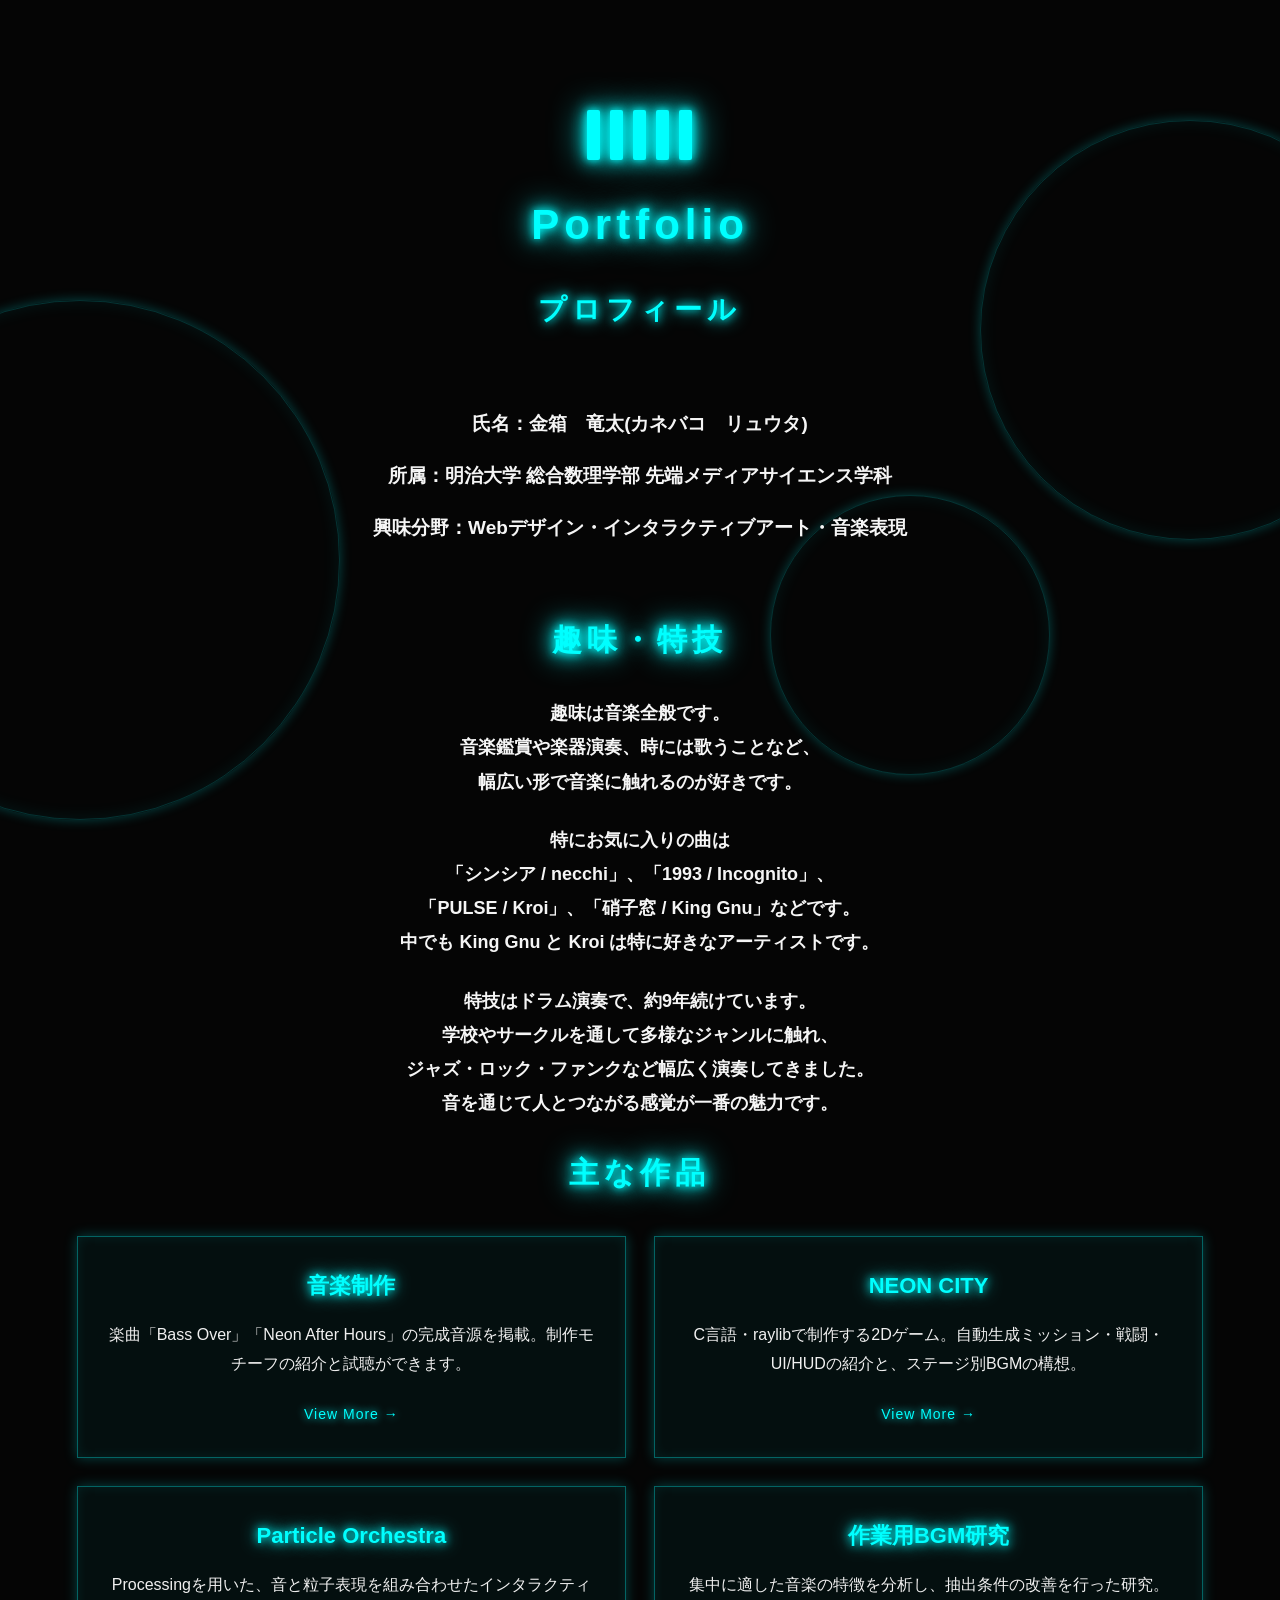
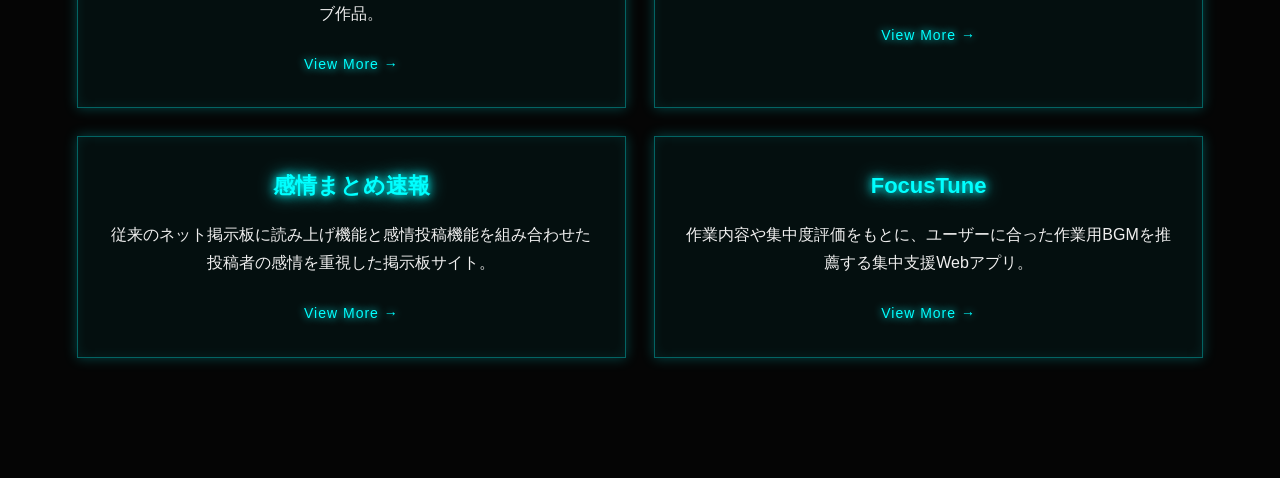
<file: index.html>
<!DOCTYPE html>
<html lang="ja">
<head>
  <meta charset="UTF-8">
  <meta name="viewport" content="width=device-width, initial-scale=1.0">
  <title>Portfolio</title>
  <link rel="stylesheet" href="style.css">
</head>
<body>

  <div class="music-bg">
  <div class="circle-wave wave1"></div>
  <div class="circle-wave wave2"></div>
  <div class="circle-wave wave3"></div>
</div>

  <main class="page">

    <section class="top">
      <div class="equalizer">
        <span></span>
        <span></span>
        <span></span>
        <span></span>
        <span></span>
      </div>

      <h1>Portfolio</h1>
      <h2>プロフィール</h2>
    </section>

    <section class="profile">
      <p>氏名：金箱　竜太(カネバコ　リュウタ)</p>
      <p>所属：明治大学 総合数理学部 先端メディアサイエンス学科</p>
      <p>興味分野：Webデザイン・インタラクティブアート・音楽表現</p>
    </section>

    <section class="section">
      <h2 class="section-title">趣味・特技</h2>

      <div class="text-block">
        <p>
          趣味は音楽全般です。<br>
          音楽鑑賞や楽器演奏、時には歌うことなど、<br>
          幅広い形で音楽に触れるのが好きです。
        </p>

        <p>
          特にお気に入りの曲は<br>
          「シンシア / necchi」、「1993 / Incognito」、<br>
          「PULSE / Kroi」、「硝子窓 / King Gnu」などです。<br>
          中でも King Gnu と Kroi は特に好きなアーティストです。
        </p>

        <p>
          特技はドラム演奏で、約9年続けています。<br>
          学校やサークルを通して多様なジャンルに触れ、<br>
          ジャズ・ロック・ファンクなど幅広く演奏してきました。<br>
          音を通じて人とつながる感覚が一番の魅力です。
        </p>
      </div>
    </section>

    <section class="section">
      <h2 class="section-title">主な作品</h2>

      <div class="works">
  <a href="music.html" class="work-card">
    <h3>音楽制作</h3>
    <p>楽曲「Bass Over」「Neon After Hours」の完成音源を掲載。制作モチーフの紹介と試聴ができます。</p>
    <span class="more">View More →</span>
  </a>

  <a href="neon-city.html" class="work-card">
    <h3>NEON CITY</h3>
    <p>C言語・raylibで制作する2Dゲーム。自動生成ミッション・戦闘・UI/HUDの紹介と、ステージ別BGMの構想。</p>
    <span class="more">View More →</span>
  </a>

  <a href="particle-orchestra.html" class="work-card">
    <h3>Particle Orchestra</h3>
    <p>Processingを用いた、音と粒子表現を組み合わせたインタラクティブ作品。</p>
    <span class="more">View More →</span>
  </a>

  <a href="bgm-research.html" class="work-card">
    <h3>作業用BGM研究</h3>
    <p>集中に適した音楽の特徴を分析し、抽出条件の改善を行った研究。</p>
    <span class="more">View More →</span>
  </a>

  <a href="emotion-board.html" class="work-card">
    <h3>感情まとめ速報</h3>
    <p>従来のネット掲示板に読み上げ機能と感情投稿機能を組み合わせた投稿者の感情を重視した掲示板サイト。</p>
    <span class="more">View More →</span>
  </a>

  <a href="focustune.html" class="work-card">
  <h3>FocusTune</h3>
  <p>
    作業内容や集中度評価をもとに、ユーザーに合った作業用BGMを推薦する集中支援Webアプリ。
  </p>
  <span class="more">View More →</span>
</a>
</div>
    </section>

  </main>

</body>
</html>
</file>
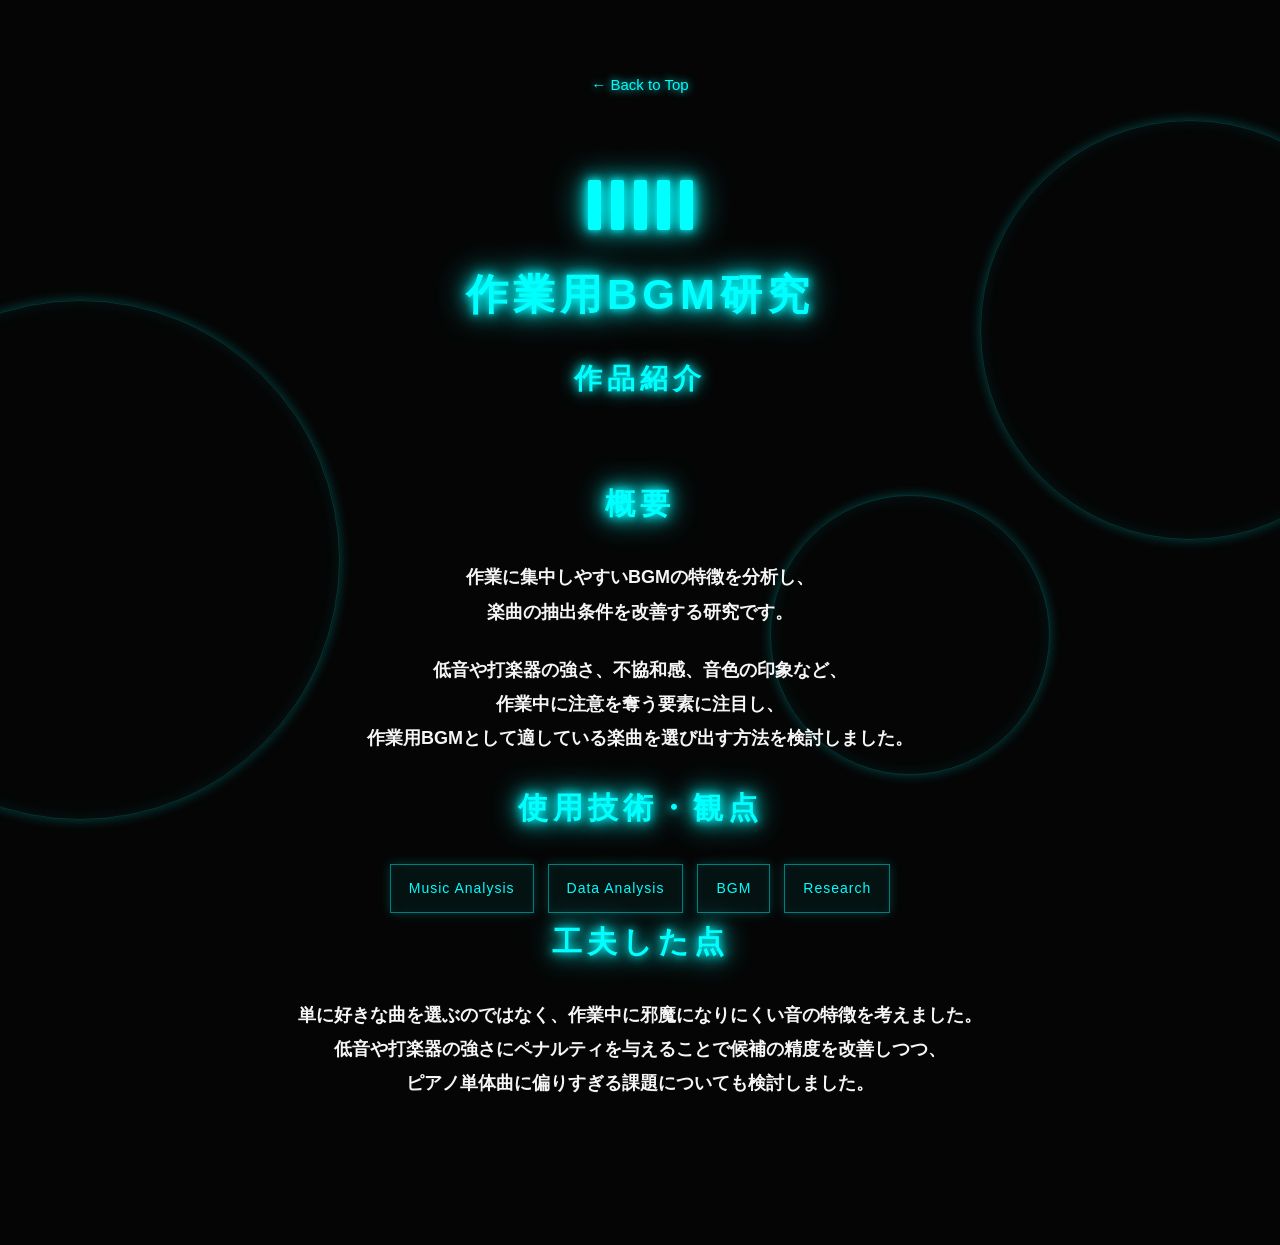
<file: bgm-research.html>
<!DOCTYPE html>
<html lang="ja">
<head>
  <meta charset="UTF-8">
  <meta name="viewport" content="width=device-width, initial-scale=1.0">
  <title>作業用BGM研究 | Portfolio</title>
  <link rel="stylesheet" href="style.css">
</head>
<body>

  <div class="music-bg">
    <div class="circle-wave wave1"></div>
    <div class="circle-wave wave2"></div>
    <div class="circle-wave wave3"></div>
  </div>

  <main class="page detail-page">

    <a href="index.html" class="back-link">← Back to Top</a>

    <section class="top">
      <div class="equalizer">
        <span></span>
        <span></span>
        <span></span>
        <span></span>
        <span></span>
      </div>

      <h1>作業用BGM研究</h1>
      <h2>作品紹介</h2>
    </section>

    <section class="section">
      <h2 class="section-title">概要</h2>
      <div class="text-block">
        <p>
          作業に集中しやすいBGMの特徴を分析し、<br>
          楽曲の抽出条件を改善する研究です。
        </p>
        <p>
          低音や打楽器の強さ、不協和感、音色の印象など、<br>
          作業中に注意を奪う要素に注目し、<br>
          作業用BGMとして適している楽曲を選び出す方法を検討しました。
        </p>
      </div>
    </section>

    <section class="section">
      <h2 class="section-title">使用技術・観点</h2>
      <div class="skill-tags">
        <span>Music Analysis</span>
        <span>Data Analysis</span>
        <span>BGM</span>
        <span>Research</span>
      </div>
    </section>

    <section class="section">
      <h2 class="section-title">工夫した点</h2>
      <div class="text-block">
        <p>
          単に好きな曲を選ぶのではなく、作業中に邪魔になりにくい音の特徴を考えました。<br>
          低音や打楽器の強さにペナルティを与えることで候補の精度を改善しつつ、<br>
          ピアノ単体曲に偏りすぎる課題についても検討しました。
        </p>
      </div>
    </section>

  </main>

</body>
</html>
</file>
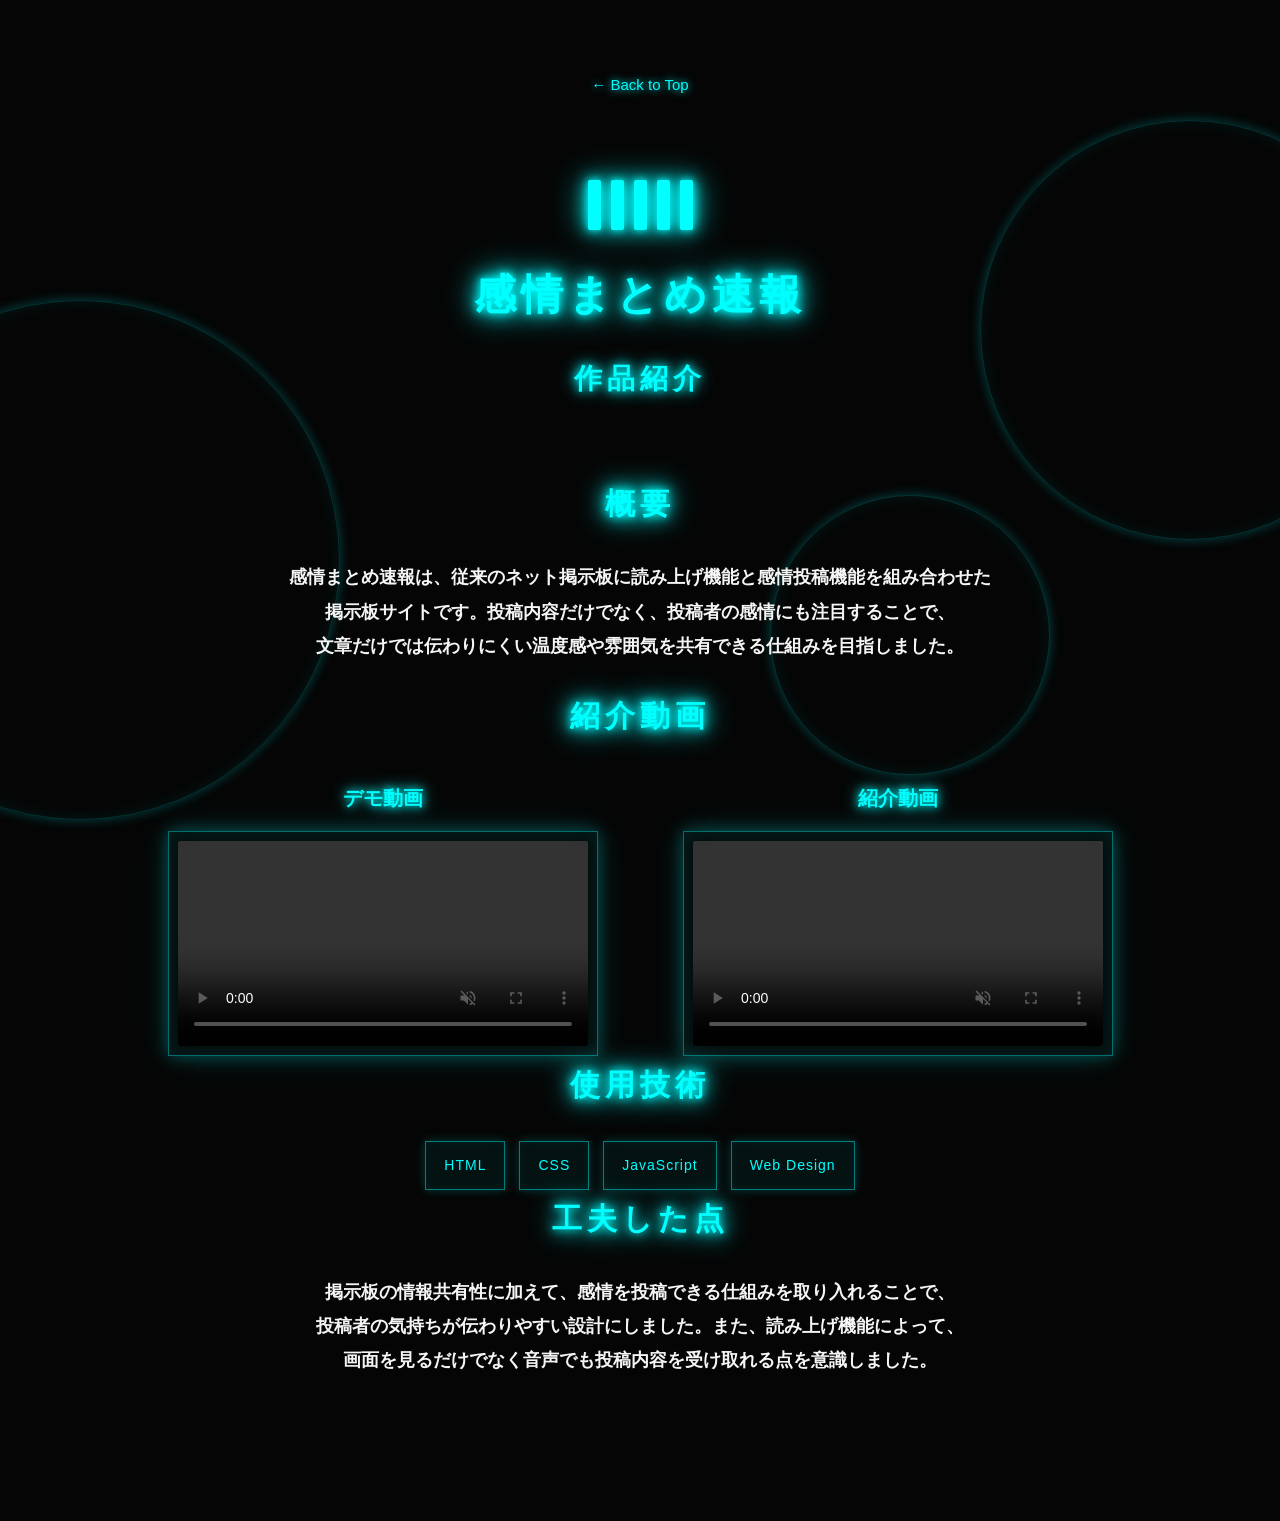
<file: emotion-board.html>
<!DOCTYPE html>
<html lang="ja">
<head>
  <meta charset="UTF-8">
  <meta name="viewport" content="width=device-width, initial-scale=1.0">
  <title>感情まとめ速報 | Portfolio</title>
  <link rel="stylesheet" href="style.css">
</head>
<body>

  <div class="music-bg">
    <div class="circle-wave wave1"></div>
    <div class="circle-wave wave2"></div>
    <div class="circle-wave wave3"></div>
  </div>

  <main class="page detail-page">

    <a href="index.html" class="back-link">← Back to Top</a>

    <section class="top">
      <div class="equalizer">
        <span></span>
        <span></span>
        <span></span>
        <span></span>
        <span></span>
      </div>

      <h1>感情まとめ速報</h1>
      <h2>作品紹介</h2>
    </section>

    <section class="section">
      <h2 class="section-title">概要</h2>
      <div class="text-block">
        <p>
          感情まとめ速報は、従来のネット掲示板に読み上げ機能と感情投稿機能を組み合わせた<br>
          掲示板サイトです。投稿内容だけでなく、投稿者の感情にも注目することで、<br>
          文章だけでは伝わりにくい温度感や雰囲気を共有できる仕組みを目指しました。
        </p>
      </div>
    </section>

    <section class="section">
  <h2 class="section-title">紹介動画</h2>

  <div class="video-grid">
    <div class="video-item">
      <h3>デモ動画</h3>
      <div class="video-wrap small-video">
        <video controls muted playsinline>
          <source src="videos/demo.mp4" type="video/mp4">
          お使いのブラウザは動画再生に対応していません。
        </video>
      </div>
    </div>

    <div class="video-item">
      <h3>紹介動画</h3>
      <div class="video-wrap small-video">
        <video controls muted playsinline>
          <source src="videos/掲示板紹介動画.mp4" type="video/mp4">
          お使いのブラウザは動画再生に対応していません。
        </video>
      </div>
    </div>
  </div>
</section>

    <section class="section">
      <h2 class="section-title">使用技術</h2>
      <div class="skill-tags">
        <span>HTML</span>
        <span>CSS</span>
        <span>JavaScript</span>
        <span>Web Design</span>
      </div>
    </section>

    <section class="section">
      <h2 class="section-title">工夫した点</h2>
      <div class="text-block">
        <p>
          掲示板の情報共有性に加えて、感情を投稿できる仕組みを取り入れることで、<br>
          投稿者の気持ちが伝わりやすい設計にしました。また、読み上げ機能によって、<br>
          画面を見るだけでなく音声でも投稿内容を受け取れる点を意識しました。
        </p>
      </div>
    </section>

  </main>

</body>
</html>
</file>
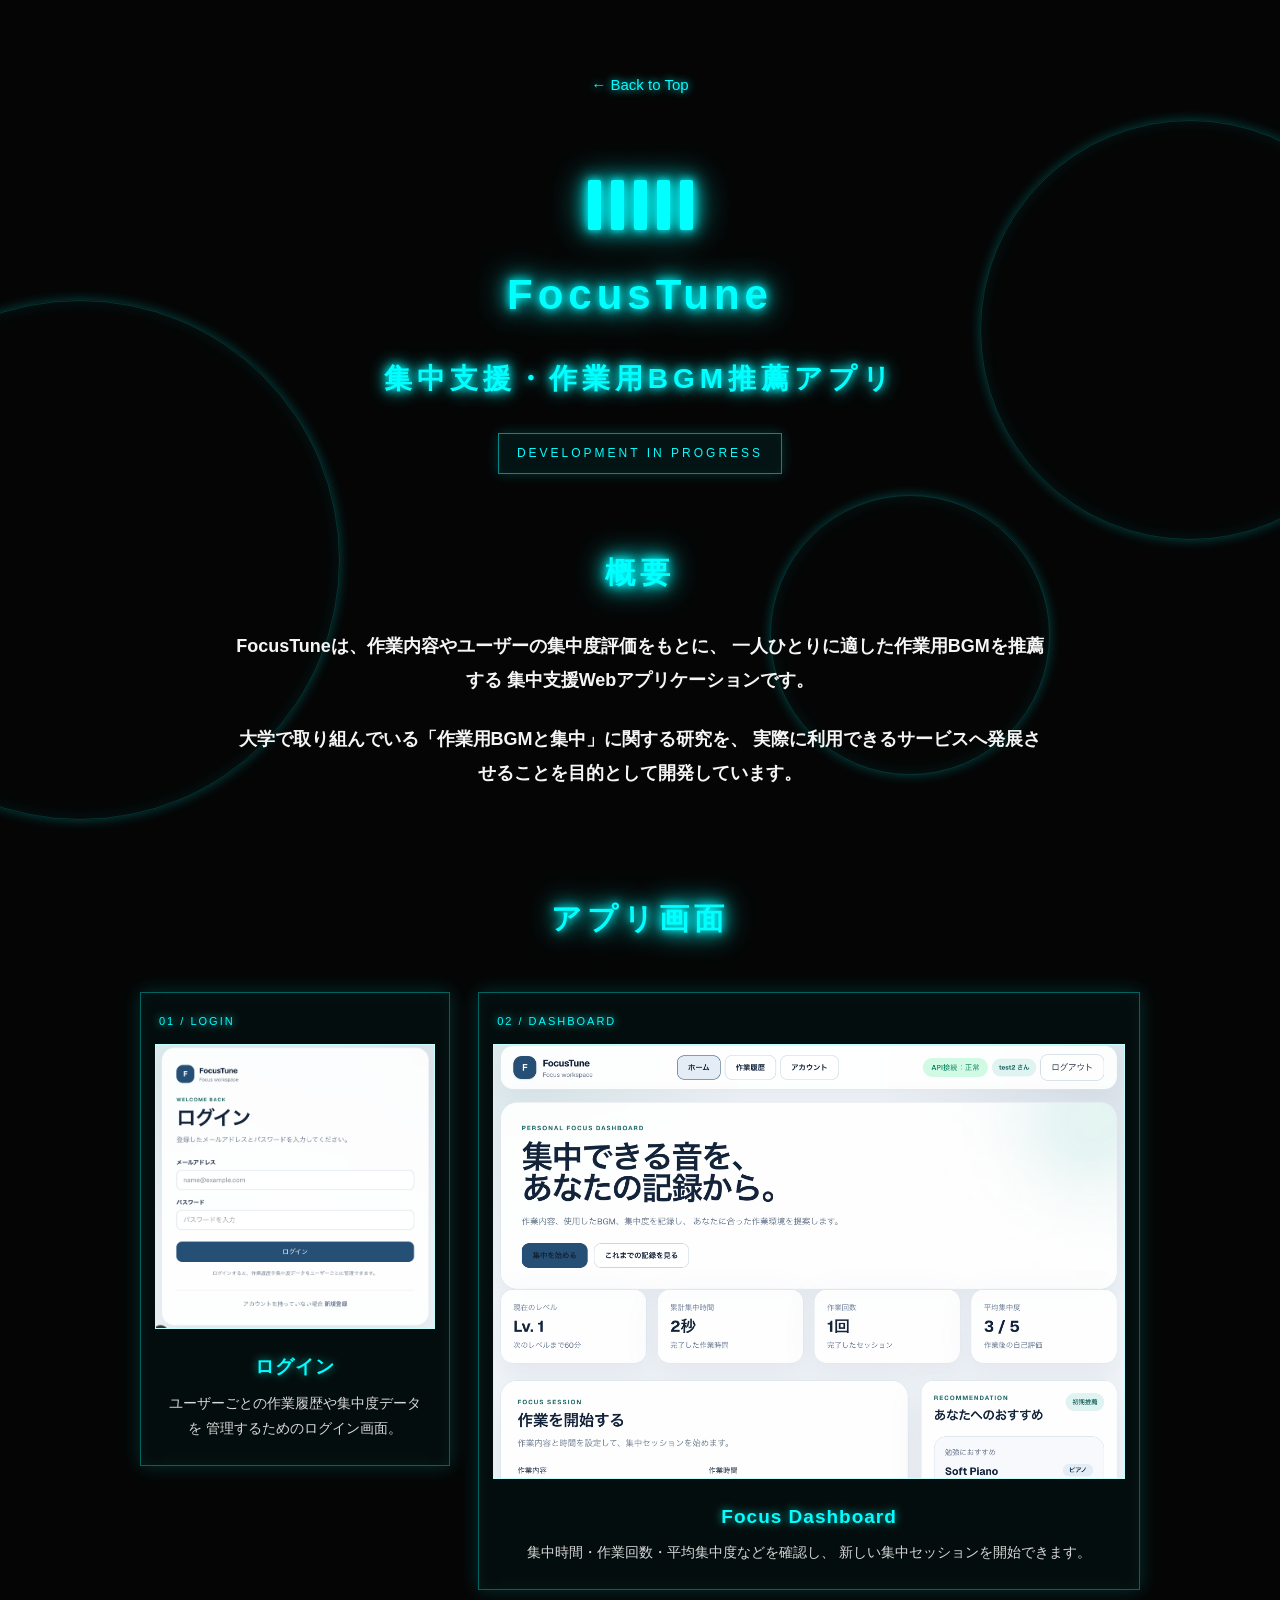
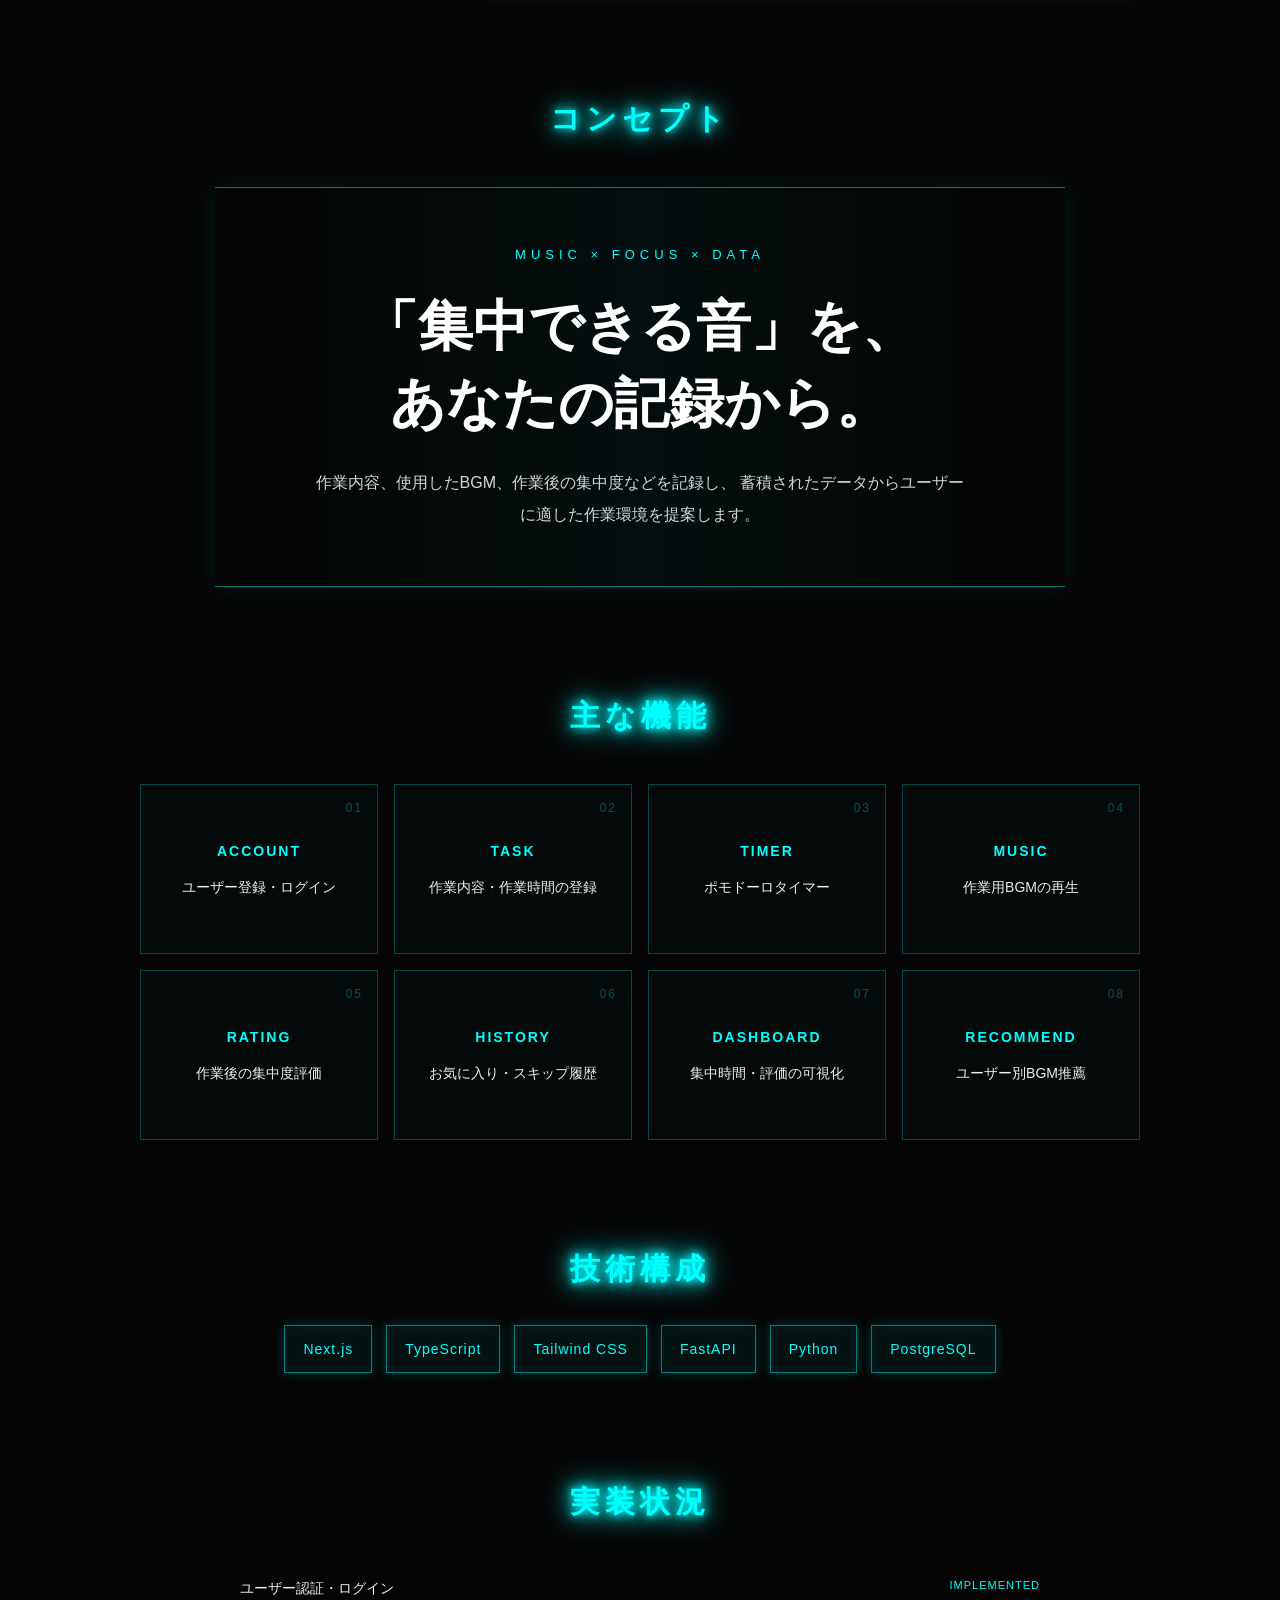
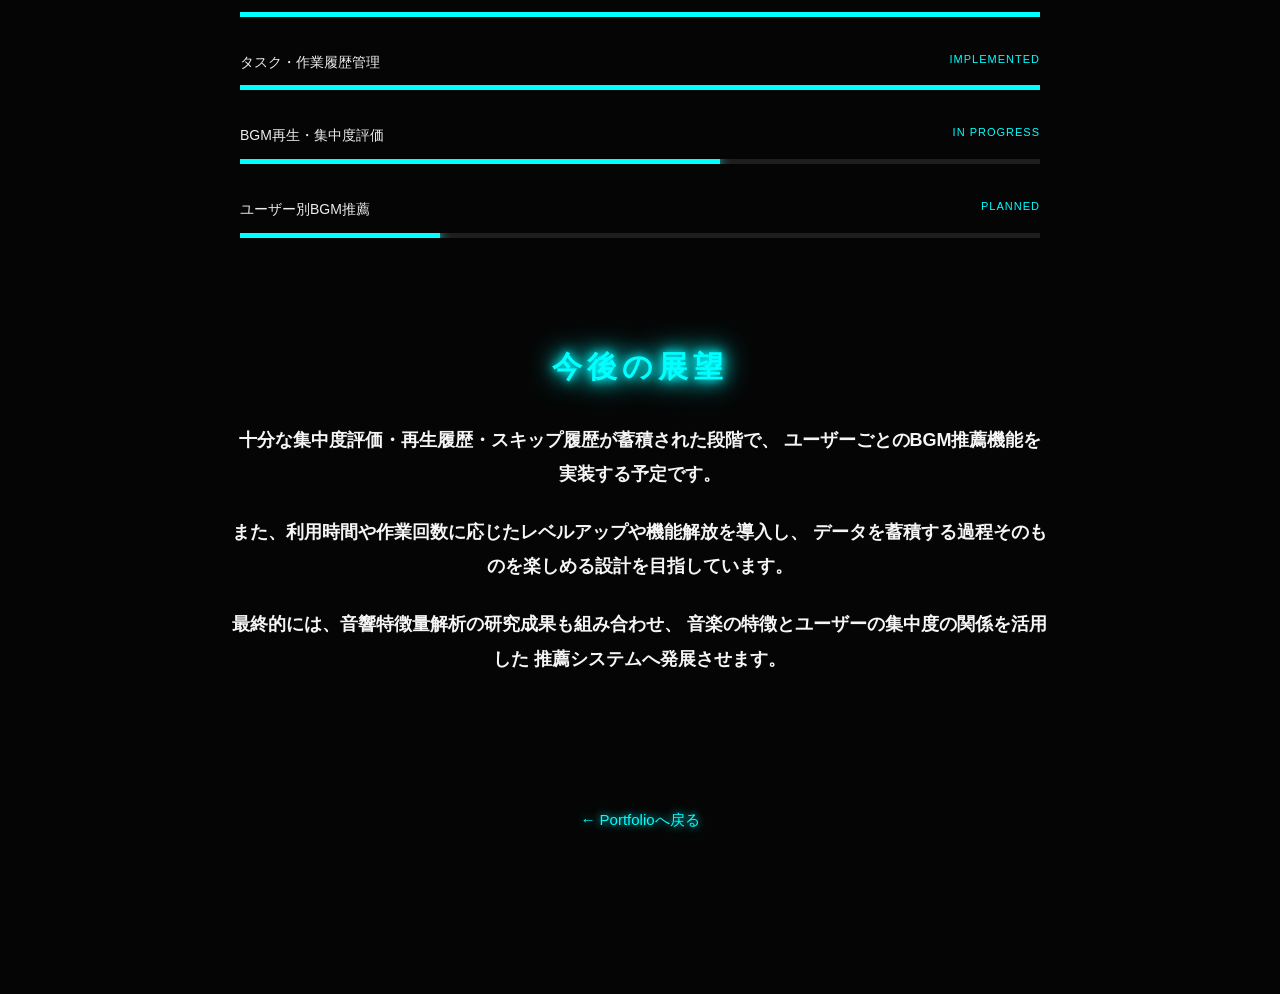
<file: focustune.html>
<!DOCTYPE html>
<html lang="ja">

<head>
  <meta charset="UTF-8">
  <meta name="viewport" content="width=device-width, initial-scale=1.0">
  <title>FocusTune | Portfolio</title>
  <link rel="stylesheet" href="style.css">
</head>

<body>

  <!-- 背景 -->
  <div class="music-bg">
    <div class="circle-wave wave1"></div>
    <div class="circle-wave wave2"></div>
    <div class="circle-wave wave3"></div>
  </div>

  <main class="page detail-page focustune-page">

    <!-- 戻る -->
    <a href="index.html" class="back-link">
      ← Back to Top
    </a>

    <!-- タイトル -->
    <section class="top">

      <div class="equalizer">
        <span></span>
        <span></span>
        <span></span>
        <span></span>
        <span></span>
      </div>

      <h1>FocusTune</h1>
      <h2>集中支援・作業用BGM推薦アプリ</h2>

      <div class="development-badge">
        DEVELOPMENT IN PROGRESS
      </div>

    </section>


    <!-- 概要 -->
    <section class="section">

      <h2 class="section-title">概要</h2>

      <div class="text-block">

        <p>
          FocusTuneは、作業内容やユーザーの集中度評価をもとに、
          一人ひとりに適した作業用BGMを推薦する
          集中支援Webアプリケーションです。
        </p>

        <p>
          大学で取り組んでいる「作業用BGMと集中」に関する研究を、
          実際に利用できるサービスへ発展させることを目的として開発しています。
        </p>

      </div>

    </section>


    <!-- アプリ画面 -->
    <section class="section">

      <h2 class="section-title">アプリ画面</h2>

      <div class="focustune-screens">

        <!-- ログイン -->
        <div class="screen-card">

          <div class="screen-label">
            01 / LOGIN
          </div>

          <div class="screen-image login-screen">
            <img
              src="images/focustune-login.png"
              alt="FocusTune ログイン画面"
            >
          </div>

          <h3>ログイン</h3>

          <p>
            ユーザーごとの作業履歴や集中度データを
            管理するためのログイン画面。
          </p>

        </div>


        <!-- ホーム -->
        <div class="screen-card">

          <div class="screen-label">
            02 / DASHBOARD
          </div>

          <div class="screen-image">
            <img
              src="images/focustune-home.png"
              alt="FocusTune ホーム画面"
            >
          </div>

          <h3>Focus Dashboard</h3>

          <p>
            集中時間・作業回数・平均集中度などを確認し、
            新しい集中セッションを開始できます。
          </p>

        </div>

      </div>

    </section>


    <!-- コンセプト -->
    <section class="section">

      <h2 class="section-title">コンセプト</h2>

      <div class="concept-box">

        <p class="concept-en">
          MUSIC × FOCUS × DATA
        </p>

        <p class="concept-main">
          「集中できる音」を、<br>
          あなたの記録から。
        </p>

        <p class="concept-description">
          作業内容、使用したBGM、作業後の集中度などを記録し、
          蓄積されたデータからユーザーに適した作業環境を提案します。
        </p>

      </div>

    </section>


    <!-- 主な機能 -->
    <section class="section">

      <h2 class="section-title">主な機能</h2>

      <div class="feature-grid">

        <div class="feature-card">
          <span class="feature-number">01</span>
          <h3>ACCOUNT</h3>
          <p>ユーザー登録・ログイン</p>
        </div>

        <div class="feature-card">
          <span class="feature-number">02</span>
          <h3>TASK</h3>
          <p>作業内容・作業時間の登録</p>
        </div>

        <div class="feature-card">
          <span class="feature-number">03</span>
          <h3>TIMER</h3>
          <p>ポモドーロタイマー</p>
        </div>

        <div class="feature-card">
          <span class="feature-number">04</span>
          <h3>MUSIC</h3>
          <p>作業用BGMの再生</p>
        </div>

        <div class="feature-card">
          <span class="feature-number">05</span>
          <h3>RATING</h3>
          <p>作業後の集中度評価</p>
        </div>

        <div class="feature-card">
          <span class="feature-number">06</span>
          <h3>HISTORY</h3>
          <p>お気に入り・スキップ履歴</p>
        </div>

        <div class="feature-card">
          <span class="feature-number">07</span>
          <h3>DASHBOARD</h3>
          <p>集中時間・評価の可視化</p>
        </div>

        <div class="feature-card">
          <span class="feature-number">08</span>
          <h3>RECOMMEND</h3>
          <p>ユーザー別BGM推薦</p>
        </div>

      </div>

    </section>


    <!-- 技術 -->
    <section class="section">

      <h2 class="section-title">技術構成</h2>

      <div class="skill-tags">
        <span>Next.js</span>
        <span>TypeScript</span>
        <span>Tailwind CSS</span>
        <span>FastAPI</span>
        <span>Python</span>
        <span>PostgreSQL</span>
      </div>

    </section>


    <!-- 実装状況 -->
    <section class="section">

      <h2 class="section-title">実装状況</h2>

      <div class="development-status">

        <div class="status-item complete">

          <div class="status-heading">
            <span>ユーザー認証・ログイン</span>
            <span>IMPLEMENTED</span>
          </div>

          <div class="status-bar">
            <div class="status-progress full"></div>
          </div>

        </div>


        <div class="status-item complete">

          <div class="status-heading">
            <span>タスク・作業履歴管理</span>
            <span>IMPLEMENTED</span>
          </div>

          <div class="status-bar">
            <div class="status-progress full"></div>
          </div>

        </div>


        <div class="status-item">

          <div class="status-heading">
            <span>BGM再生・集中度評価</span>
            <span>IN PROGRESS</span>
          </div>

          <div class="status-bar">
            <div class="status-progress progress-60"></div>
          </div>

        </div>


        <div class="status-item">

          <div class="status-heading">
            <span>ユーザー別BGM推薦</span>
            <span>PLANNED</span>
          </div>

          <div class="status-bar">
            <div class="status-progress progress-25"></div>
          </div>

        </div>

      </div>

    </section>


    <!-- 今後 -->
    <section class="section">

      <h2 class="section-title">今後の展望</h2>

      <div class="text-block">

        <p>
          十分な集中度評価・再生履歴・スキップ履歴が蓄積された段階で、
          ユーザーごとのBGM推薦機能を実装する予定です。
        </p>

        <p>
          また、利用時間や作業回数に応じたレベルアップや機能解放を導入し、
          データを蓄積する過程そのものを楽しめる設計を目指しています。
        </p>

        <p>
          最終的には、音響特徴量解析の研究成果も組み合わせ、
          音楽の特徴とユーザーの集中度の関係を活用した
          推薦システムへ発展させます。
        </p>

      </div>

    </section>


    <a href="index.html" class="back-link bottom-back">
      ← Portfolioへ戻る
    </a>

  </main>

</body>

</html>
</file>
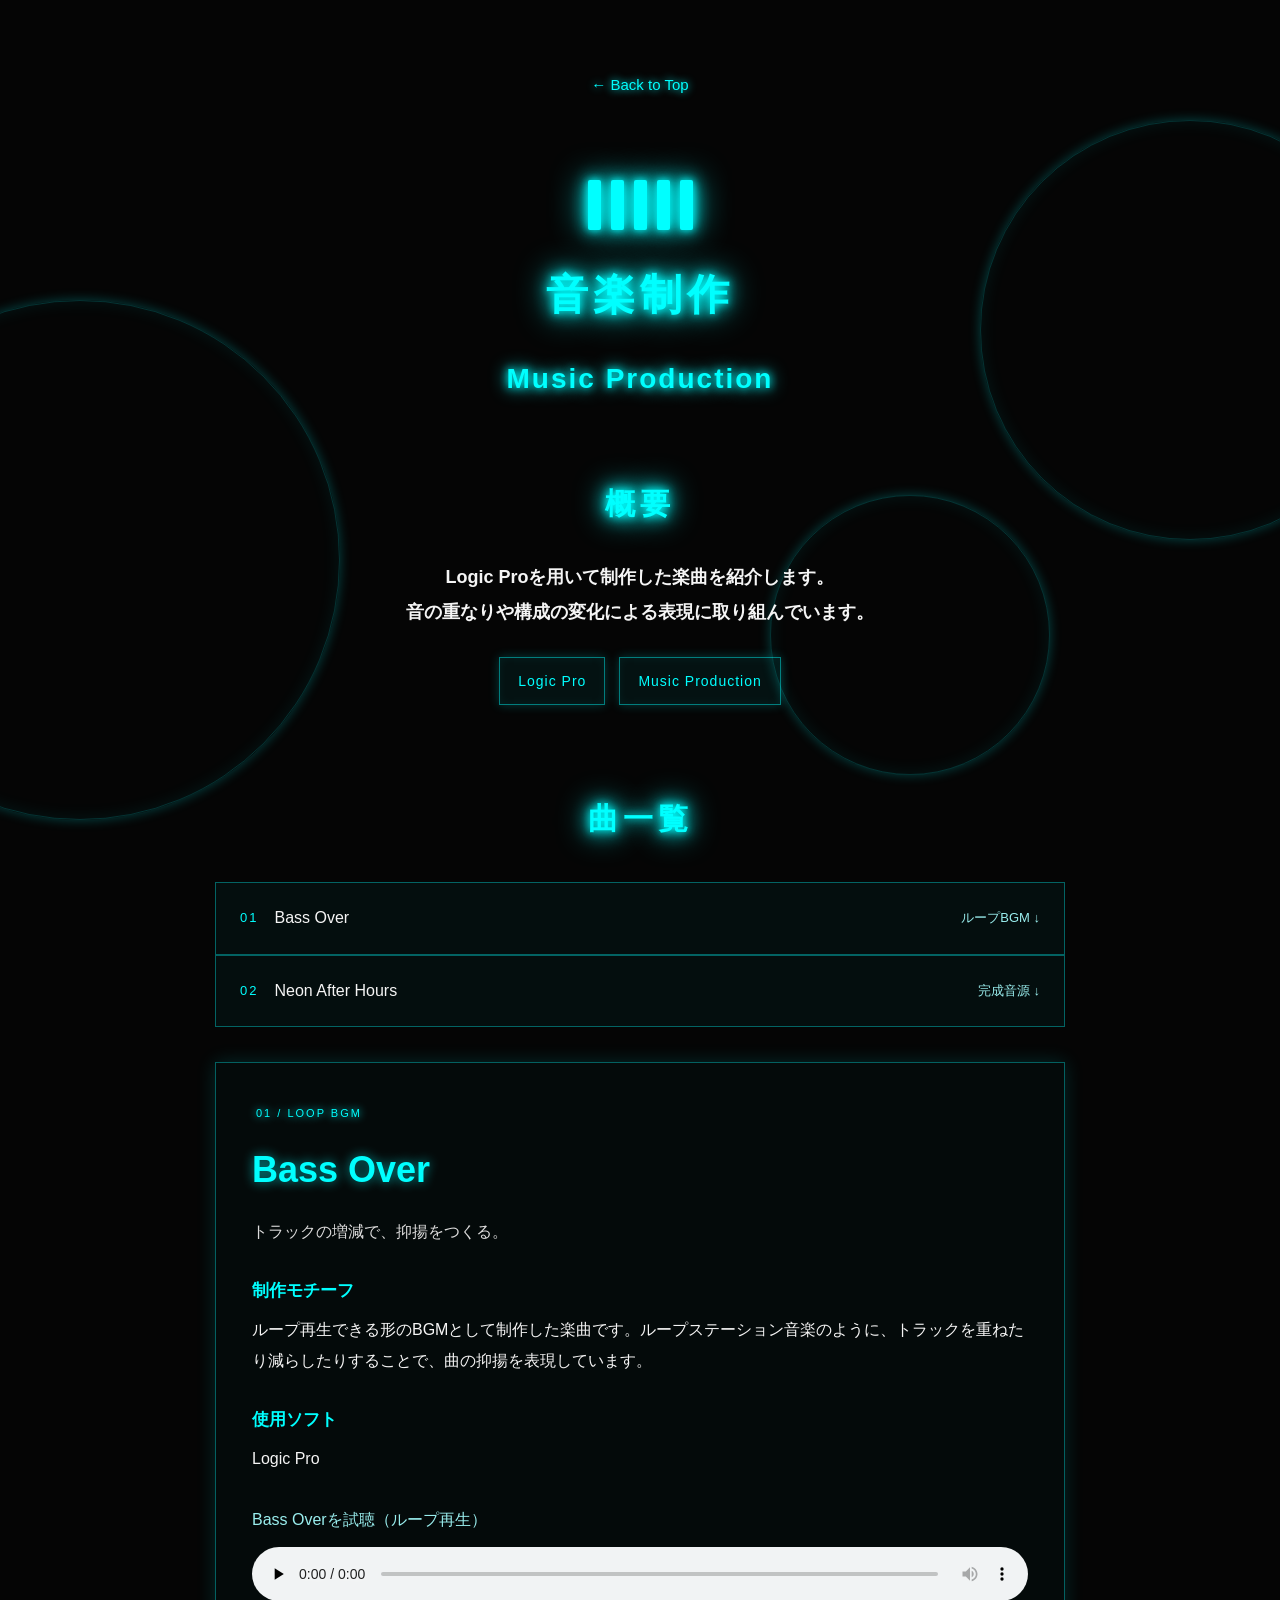
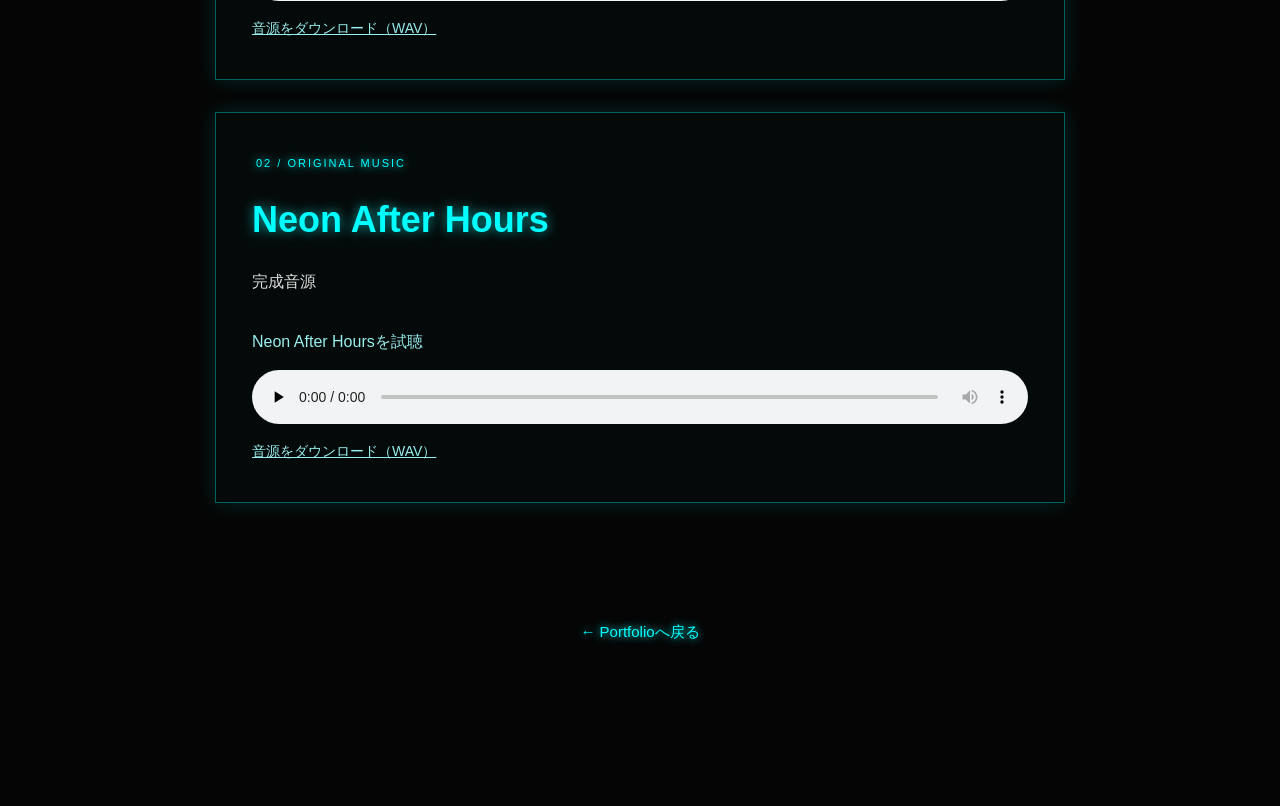
<file: music.html>
<!DOCTYPE html>
<html lang="ja">
<head>
  <meta charset="UTF-8">
  <meta name="viewport" content="width=device-width, initial-scale=1.0">
  <meta name="description" content="Logic Proを用いた音楽制作。「Bass Over」「Neon After Hours」の完成音源と楽曲紹介。">
  <title>音楽制作 | Portfolio</title>
  <link rel="stylesheet" href="style.css">
</head>
<body>
  <div class="music-bg" aria-hidden="true">
    <div class="circle-wave wave1"></div>
    <div class="circle-wave wave2"></div>
    <div class="circle-wave wave3"></div>
  </div>
  <main class="page detail-page music-page">
    <a href="index.html" class="back-link">← Back to Top</a>
    <section class="top" aria-labelledby="music-title">
      <div class="equalizer" aria-hidden="true"><span></span><span></span><span></span><span></span><span></span></div>
      <h1 id="music-title">音楽制作</h1>
      <h2>Music Production</h2>
    </section>

    <section class="section" aria-labelledby="overview-title">
      <h2 class="section-title" id="overview-title">概要</h2>
      <div class="text-block">
        <p>Logic Proを用いて制作した楽曲を紹介します。<br>音の重なりや構成の変化による表現に取り組んでいます。</p>
      </div>
      <div class="skill-tags"><span>Logic Pro</span><span>Music Production</span></div>
    </section>

    <section class="section" aria-labelledby="track-list-title">
      <h2 class="section-title" id="track-list-title">曲一覧</h2>
      <nav class="music-track-list" aria-label="楽曲一覧">
        <a href="#bass-over"><span class="music-track-number">01</span><span>Bass Over</span><span class="music-track-type">ループBGM ↓</span></a>
        <a href="#neon-after-hours"><span class="music-track-number">02</span><span>Neon After Hours</span><span class="music-track-type">完成音源 ↓</span></a>
      </nav>
      <!-- 楽曲を追加する場合は、一覧のリンクと対応するarticleを追加してください。 -->
      <article id="bass-over" class="music-track" aria-labelledby="bass-over-title">
        <header>
          <p class="screen-label">01 / LOOP BGM</p>
          <h3 id="bass-over-title">Bass Over</h3>
          <p class="music-track-subtitle">トラックの増減で、抑揚をつくる。</p>
        </header>
        <div class="music-track-description">
          <h4>制作モチーフ</h4>
          <p>ループ再生できる形のBGMとして制作した楽曲です。ループステーション音楽のように、トラックを重ねたり減らしたりすることで、曲の抑揚を表現しています。</p>
          <h4>使用ソフト</h4>
          <p>Logic Pro</p>
        </div>
        <div class="music-audio">
          <label for="bass-over-audio">Bass Overを試聴（ループ再生）</label>
          <audio id="bass-over-audio" controls loop preload="none">
            <source src="audio/bass-over.wav" type="audio/wav">
            お使いのブラウザは音声再生に対応していません。
          </audio>
          <p><a href="audio/bass-over.wav" download>音源をダウンロード（WAV）</a></p>
        </div>
      </article>
      <article id="neon-after-hours" class="music-track" aria-labelledby="neon-after-hours-title">
        <header>
          <p class="screen-label">02 / ORIGINAL MUSIC</p>
          <h3 id="neon-after-hours-title">Neon After Hours</h3>
          <p class="music-track-subtitle">完成音源</p>
        </header>
        <div class="music-audio">
          <label for="neon-after-hours-audio">Neon After Hoursを試聴</label>
          <audio id="neon-after-hours-audio" controls preload="none">
            <source src="audio/neon-after-hours.wav" type="audio/wav">
            お使いのブラウザは音声再生に対応していません。
          </audio>
          <p><a href="audio/neon-after-hours.wav" download>音源をダウンロード（WAV）</a></p>
        </div>
      </article>
    </section>
    <a href="index.html" class="back-link bottom-back">← Portfolioへ戻る</a>
  </main>
</body>
</html>
</file>
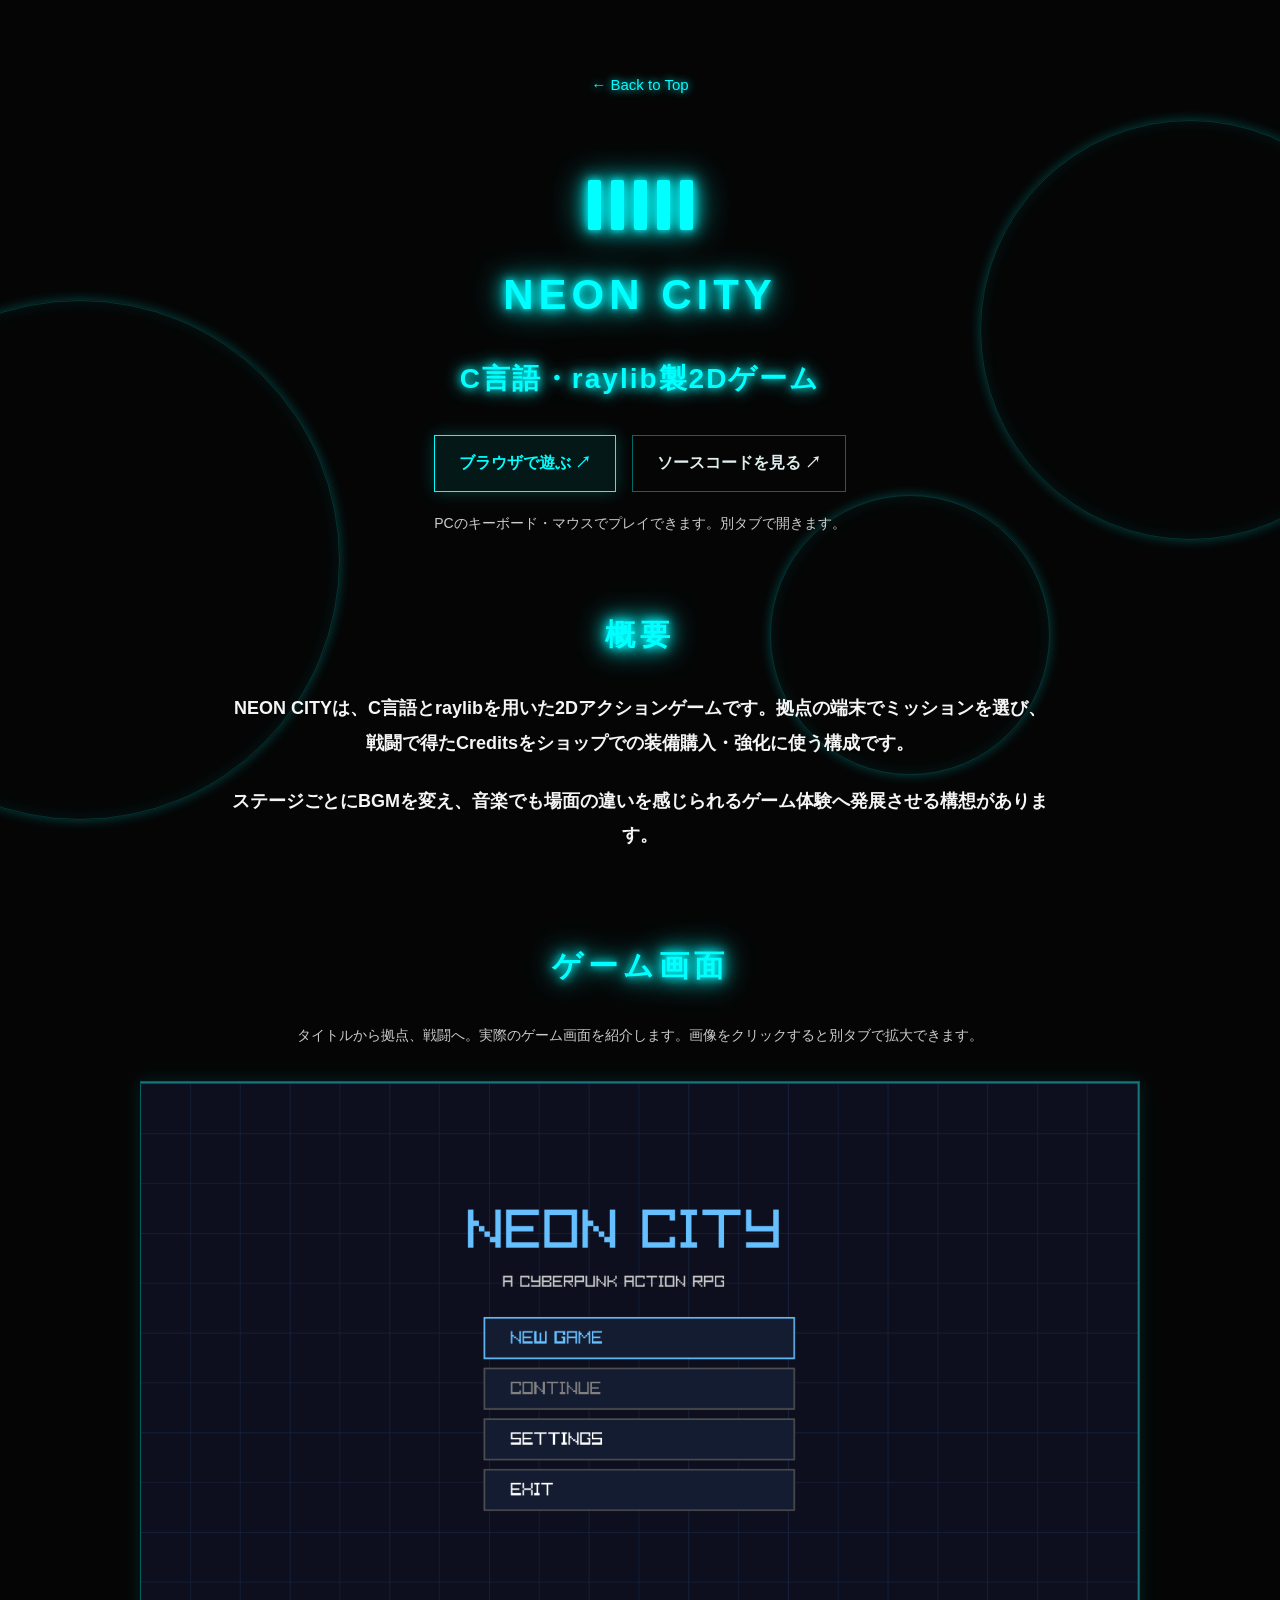
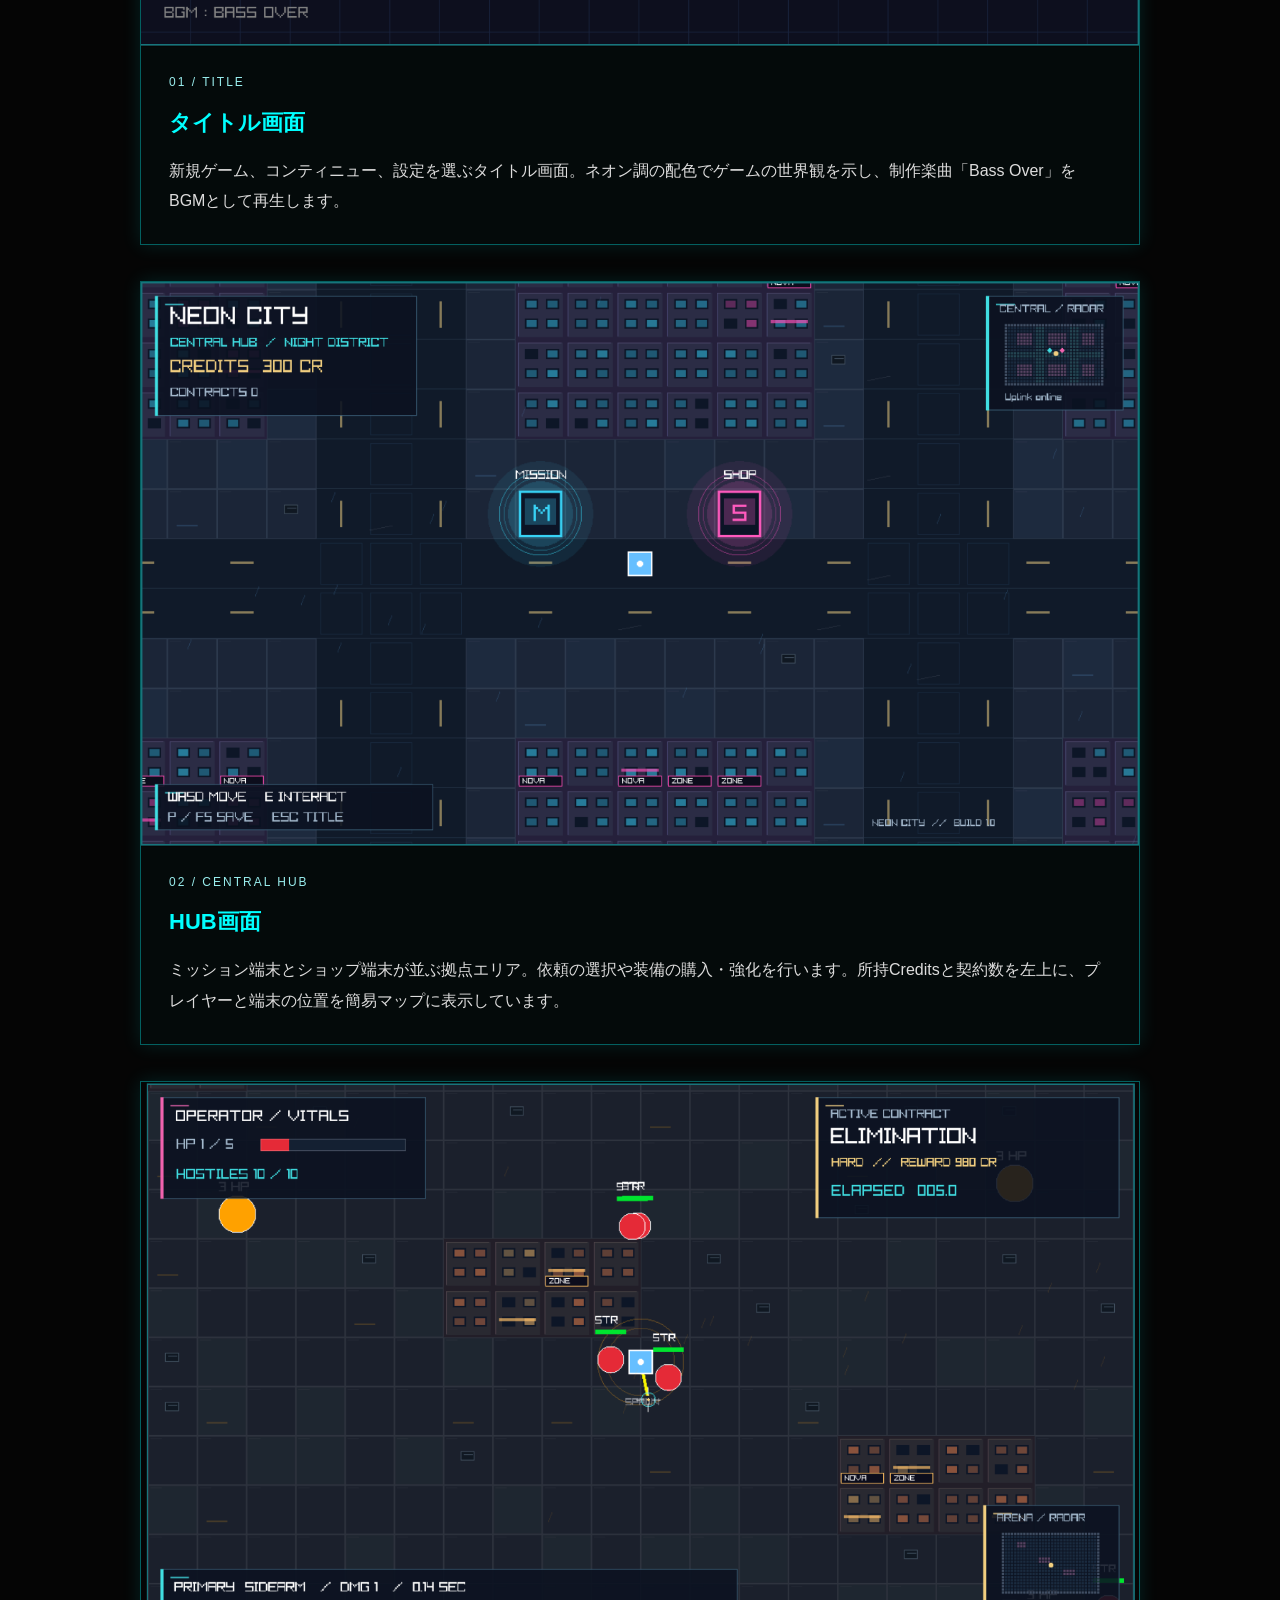
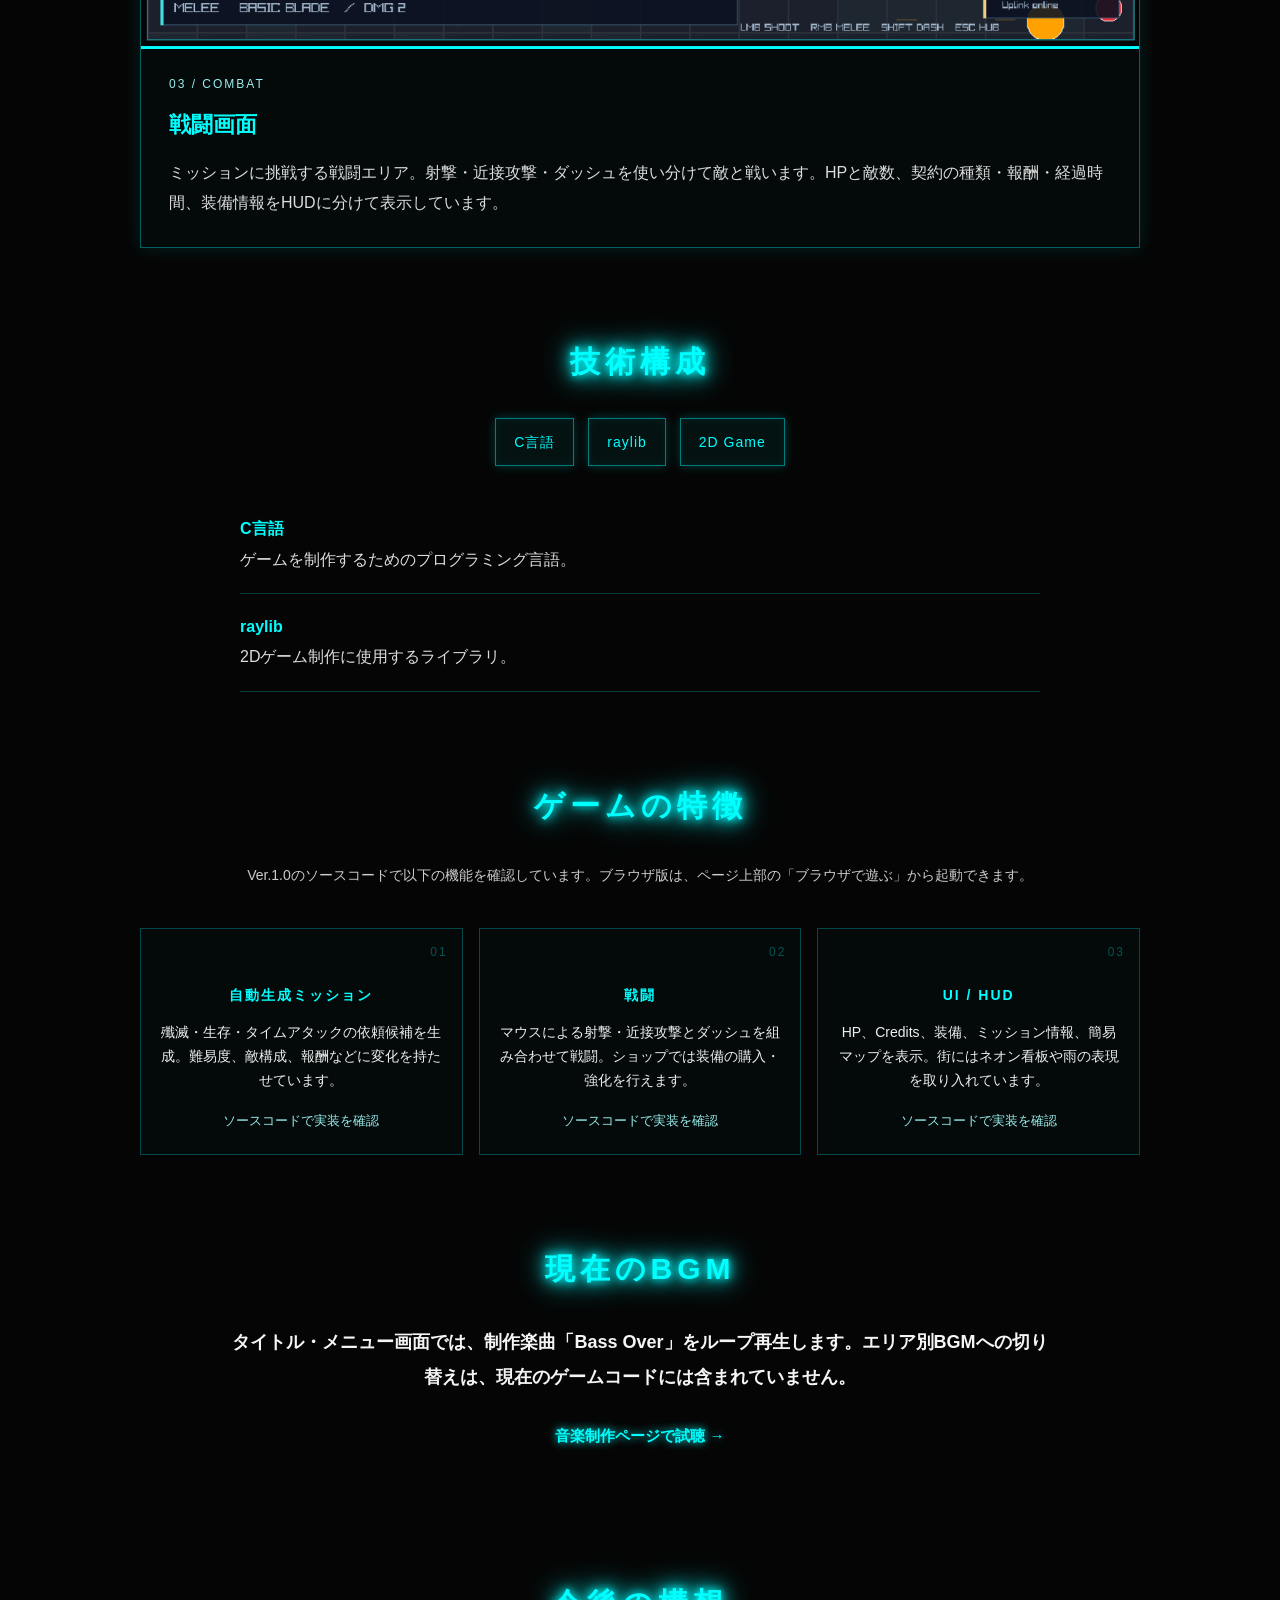
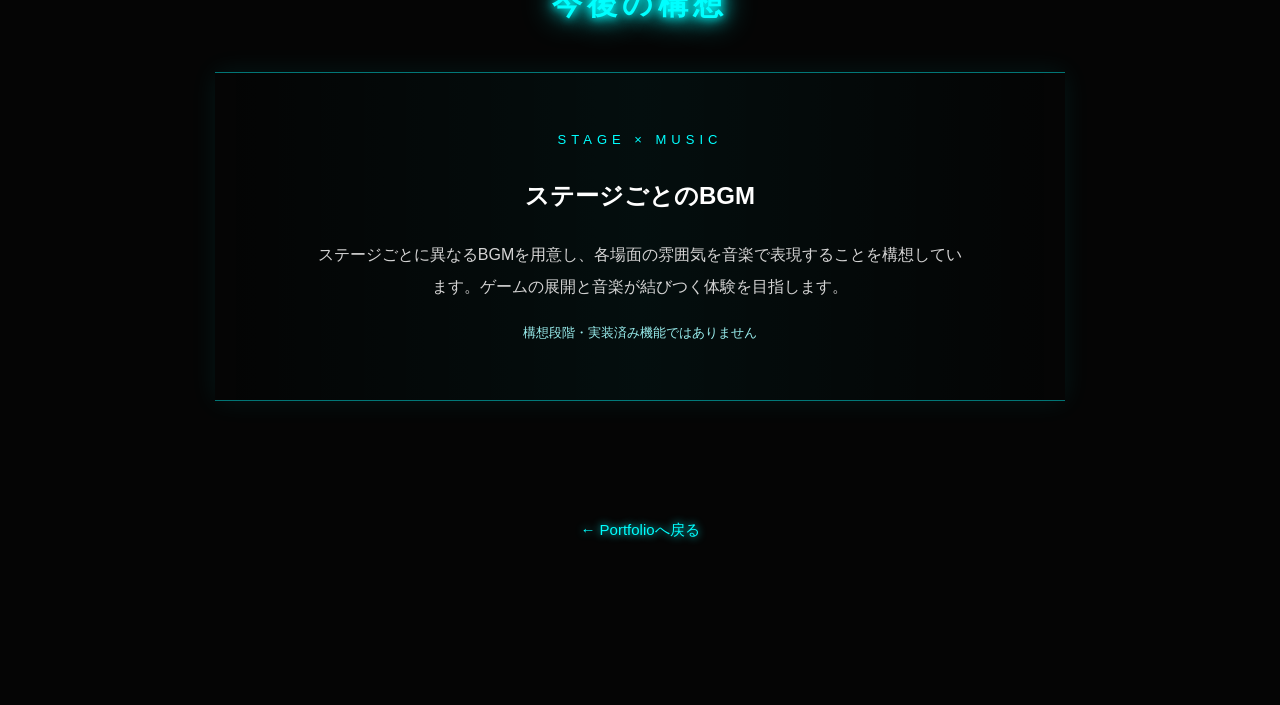
<file: neon-city.html>
<!DOCTYPE html>
<html lang="ja">
<head>
  <meta charset="UTF-8">
  <meta name="viewport" content="width=device-width, initial-scale=1.0">
  <meta name="description" content="C言語・raylib製2Dゲーム NEON CITY。作品概要、技術構成、ゲーム機能の紹介と今後のBGM構想。">
  <title>NEON CITY | Portfolio</title>
  <link rel="stylesheet" href="style.css">
  <style>
    /* NEON CITY公開リンク：このページにだけ適用 */
    .neon-play-links { display: flex; flex-wrap: wrap; justify-content: center; gap: 16px; margin: 30px auto 0; }
    .neon-play-button { display: inline-flex; align-items: center; justify-content: center; min-height: 48px; padding: 12px 24px; border: 1px solid #00ffff; background: rgba(0, 255, 255, .08); color: #00ffff; text-decoration: none; font-weight: 700; box-shadow: 0 0 16px rgba(0, 255, 255, .22); transition: background .2s, box-shadow .2s; }
    .neon-play-button:hover { background: rgba(0, 255, 255, .16); box-shadow: 0 0 24px rgba(0, 255, 255, .38); }
    .neon-play-button.secondary { color: #e0eeee; border-color: rgba(0, 255, 255, .4); background: transparent; box-shadow: none; }
    .neon-city-page .neon-play-note { margin: 18px auto 0; color: #ccc; font-size: 14px; letter-spacing: 0; }
    @media (max-width: 550px) {
      .neon-play-links { flex-direction: column; }
      .neon-play-button { width: 100%; }
    }
    @media (prefers-reduced-motion: reduce) { .neon-play-button { transition: none; } }
    /* 実際のプレイスクリーンショット */
    .neon-screenshots { display: grid; gap: 36px; margin-top: 32px; }
    .neon-shot { margin: 0; border: 1px solid rgba(0,255,255,.35); background: rgba(0,255,255,.025); box-shadow: 0 0 18px rgba(0,255,255,.12); }
    .neon-shot-image { display: block; background: #0c0f1e; }
    .neon-shot img { display: block; width: 100%; height: auto; }
    .neon-shot figcaption { padding: 24px 28px 28px; text-align: left; }
    .neon-shot-label { color: #99eeee; font-size: 12px; letter-spacing: 2px; margin-bottom: 8px; }
    .neon-shot h3 { color: #00ffff; font-size: 22px; margin: 0 0 12px; }
    .neon-shot figcaption > p:last-child { color: #ddd; font-size: 16px; line-height: 1.9; }
    @media (max-width: 550px) {
      .neon-screenshots { gap: 24px; }
      .neon-shot figcaption { padding: 20px; }
      .neon-shot h3 { font-size: 20px; }
      .neon-shot figcaption > p:last-child { font-size: 15px; }
    }
  </style>
</head>
<body>
  <div class="music-bg" aria-hidden="true">
    <div class="circle-wave wave1"></div>
    <div class="circle-wave wave2"></div>
    <div class="circle-wave wave3"></div>
  </div>
  <main class="page detail-page neon-city-page">
    <a href="index.html" class="back-link">← Back to Top</a>
    <section class="top" aria-labelledby="project-title">
      <div class="equalizer" aria-hidden="true"><span></span><span></span><span></span><span></span><span></span></div>
      <h1 id="project-title">NEON CITY</h1>
      <h2>C言語・raylib製2Dゲーム</h2>
      <div class="neon-play-links">
        <a class="neon-play-button" href="https://ryuta1119.github.io/neon-city/" target="_blank" rel="noopener noreferrer">ブラウザで遊ぶ ↗</a>
        <a class="neon-play-button secondary" href="https://github.com/ryuta1119/neon-city" target="_blank" rel="noopener noreferrer">ソースコードを見る ↗</a>
      </div>
      <p class="neon-play-note">PCのキーボード・マウスでプレイできます。別タブで開きます。</p>
    </section>

    <section class="section" aria-labelledby="overview-title">
      <h2 id="overview-title" class="section-title">概要</h2>
      <div class="text-block">
        <p>NEON CITYは、C言語とraylibを用いた2Dアクションゲームです。拠点の端末でミッションを選び、戦闘で得たCreditsをショップでの装備購入・強化に使う構成です。</p>
        <p>ステージごとにBGMを変え、音楽でも場面の違いを感じられるゲーム体験へ発展させる構想があります。</p>
      </div>
    </section>

    <section class="section" aria-labelledby="media-title">
      <h2 id="media-title" class="section-title">ゲーム画面</h2>
      <p class="neon-note">タイトルから拠点、戦闘へ。実際のゲーム画面を紹介します。画像をクリックすると別タブで拡大できます。</p>
      <div class="neon-screenshots">
        <figure class="neon-shot">
          <a class="neon-shot-image" href="images/neon-city-title.png" target="_blank" rel="noopener noreferrer" aria-label="タイトル画面を別タブで拡大表示">
            <img src="images/neon-city-title.png" alt="NEON CITYのタイトル画面。NEW GAME、CONTINUE、SETTINGS、EXITのメニューとBGM名Bass Overを表示。" width="1388" height="786" loading="lazy" decoding="async">
          </a>
          <figcaption>
            <p class="neon-shot-label">01 / TITLE</p>
            <h3>タイトル画面</h3>
            <p>新規ゲーム、コンティニュー、設定を選ぶタイトル画面。ネオン調の配色でゲームの世界観を示し、制作楽曲「Bass Over」をBGMとして再生します。</p>
          </figcaption>
        </figure>
        <figure class="neon-shot">
          <a class="neon-shot-image" href="images/neon-city-hub.png" target="_blank" rel="noopener noreferrer" aria-label="HUB画面を別タブで拡大表示">
            <img src="images/neon-city-hub.png" alt="NEON CITYの拠点画面。中央にミッション端末とショップ端末、左上にCreditsと契約数、右上に簡易マップを表示。" width="1390" height="786" loading="lazy" decoding="async">
          </a>
          <figcaption>
            <p class="neon-shot-label">02 / CENTRAL HUB</p>
            <h3>HUB画面</h3>
            <p>ミッション端末とショップ端末が並ぶ拠点エリア。依頼の選択や装備の購入・強化を行います。所持Creditsと契約数を左上に、プレイヤーと端末の位置を簡易マップに表示しています。</p>
          </figcaption>
        </figure>
        <figure class="neon-shot">
          <a class="neon-shot-image" href="images/neon-city-combat.png" target="_blank" rel="noopener noreferrer" aria-label="戦闘画面を別タブで拡大表示">
            <img src="images/neon-city-combat.png" alt="NEON CITYの戦闘画面。プレイヤーと敵に加え、HP、敵数、殲滅ミッションの条件と報酬、装備、簡易マップを表示。" width="1404" height="798" loading="lazy" decoding="async">
          </a>
          <figcaption>
            <p class="neon-shot-label">03 / COMBAT</p>
            <h3>戦闘画面</h3>
            <p>ミッションに挑戦する戦闘エリア。射撃・近接攻撃・ダッシュを使い分けて敵と戦います。HPと敵数、契約の種類・報酬・経過時間、装備情報をHUDに分けて表示しています。</p>
          </figcaption>
        </figure>
      </div>
    </section>

    <section class="section" aria-labelledby="tech-title">
      <h2 id="tech-title" class="section-title">技術構成</h2>
      <div class="skill-tags"><span>C言語</span><span>raylib</span><span>2D Game</span></div>
      <dl class="neon-tech">
        <div><dt>C言語</dt><dd>ゲームを制作するためのプログラミング言語。</dd></div>
        <div><dt>raylib</dt><dd>2Dゲーム制作に使用するライブラリ。</dd></div>
      </dl>
    </section>

    <section class="section" aria-labelledby="features-title">
      <h2 id="features-title" class="section-title">ゲームの特徴</h2>
      <p class="neon-note">Ver.1.0のソースコードで以下の機能を確認しています。ブラウザ版は、ページ上部の「ブラウザで遊ぶ」から起動できます。</p>
      <div class="feature-grid neon-features">
        <article class="feature-card">
          <span class="feature-number">01</span>
          <h3>自動生成ミッション</h3>
          <p>殲滅・生存・タイムアタックの依頼候補を生成。難易度、敵構成、報酬などに変化を持たせています。</p>
          <p class="neon-state">ソースコードで実装を確認</p>
        </article>
        <article class="feature-card">
          <span class="feature-number">02</span>
          <h3>戦闘</h3>
          <p>マウスによる射撃・近接攻撃とダッシュを組み合わせて戦闘。ショップでは装備の購入・強化を行えます。</p>
          <p class="neon-state">ソースコードで実装を確認</p>
        </article>
        <article class="feature-card">
          <span class="feature-number">03</span>
          <h3>UI / HUD</h3>
          <p>HP、Credits、装備、ミッション情報、簡易マップを表示。街にはネオン看板や雨の表現を取り入れています。</p>
          <p class="neon-state">ソースコードで実装を確認</p>
        </article>
      </div>
    </section>

    <section class="section" aria-labelledby="current-music-title">
      <h2 id="current-music-title" class="section-title">現在のBGM</h2>
      <div class="text-block"><p>タイトル・メニュー画面では、制作楽曲「Bass Over」をループ再生します。エリア別BGMへの切り替えは、現在のゲームコードには含まれていません。</p><p><a href="music.html#bass-over" class="back-link">音楽制作ページで試聴 →</a></p></div>
    </section>

    <section class="section" aria-labelledby="plan-title">
      <h2 id="plan-title" class="section-title">今後の構想</h2>
      <div class="concept-box neon-plan">
        <p class="concept-en">STAGE × MUSIC</p>
        <h3>ステージごとのBGM</h3>
        <p class="concept-description">ステージごとに異なるBGMを用意し、各場面の雰囲気を音楽で表現することを構想しています。ゲームの展開と音楽が結びつく体験を目指します。</p>
        <p class="neon-state">構想段階・実装済み機能ではありません</p>
      </div>
    </section>

    <a href="index.html" class="back-link bottom-back">← Portfolioへ戻る</a>
  </main>
</body>
</html>
</file>
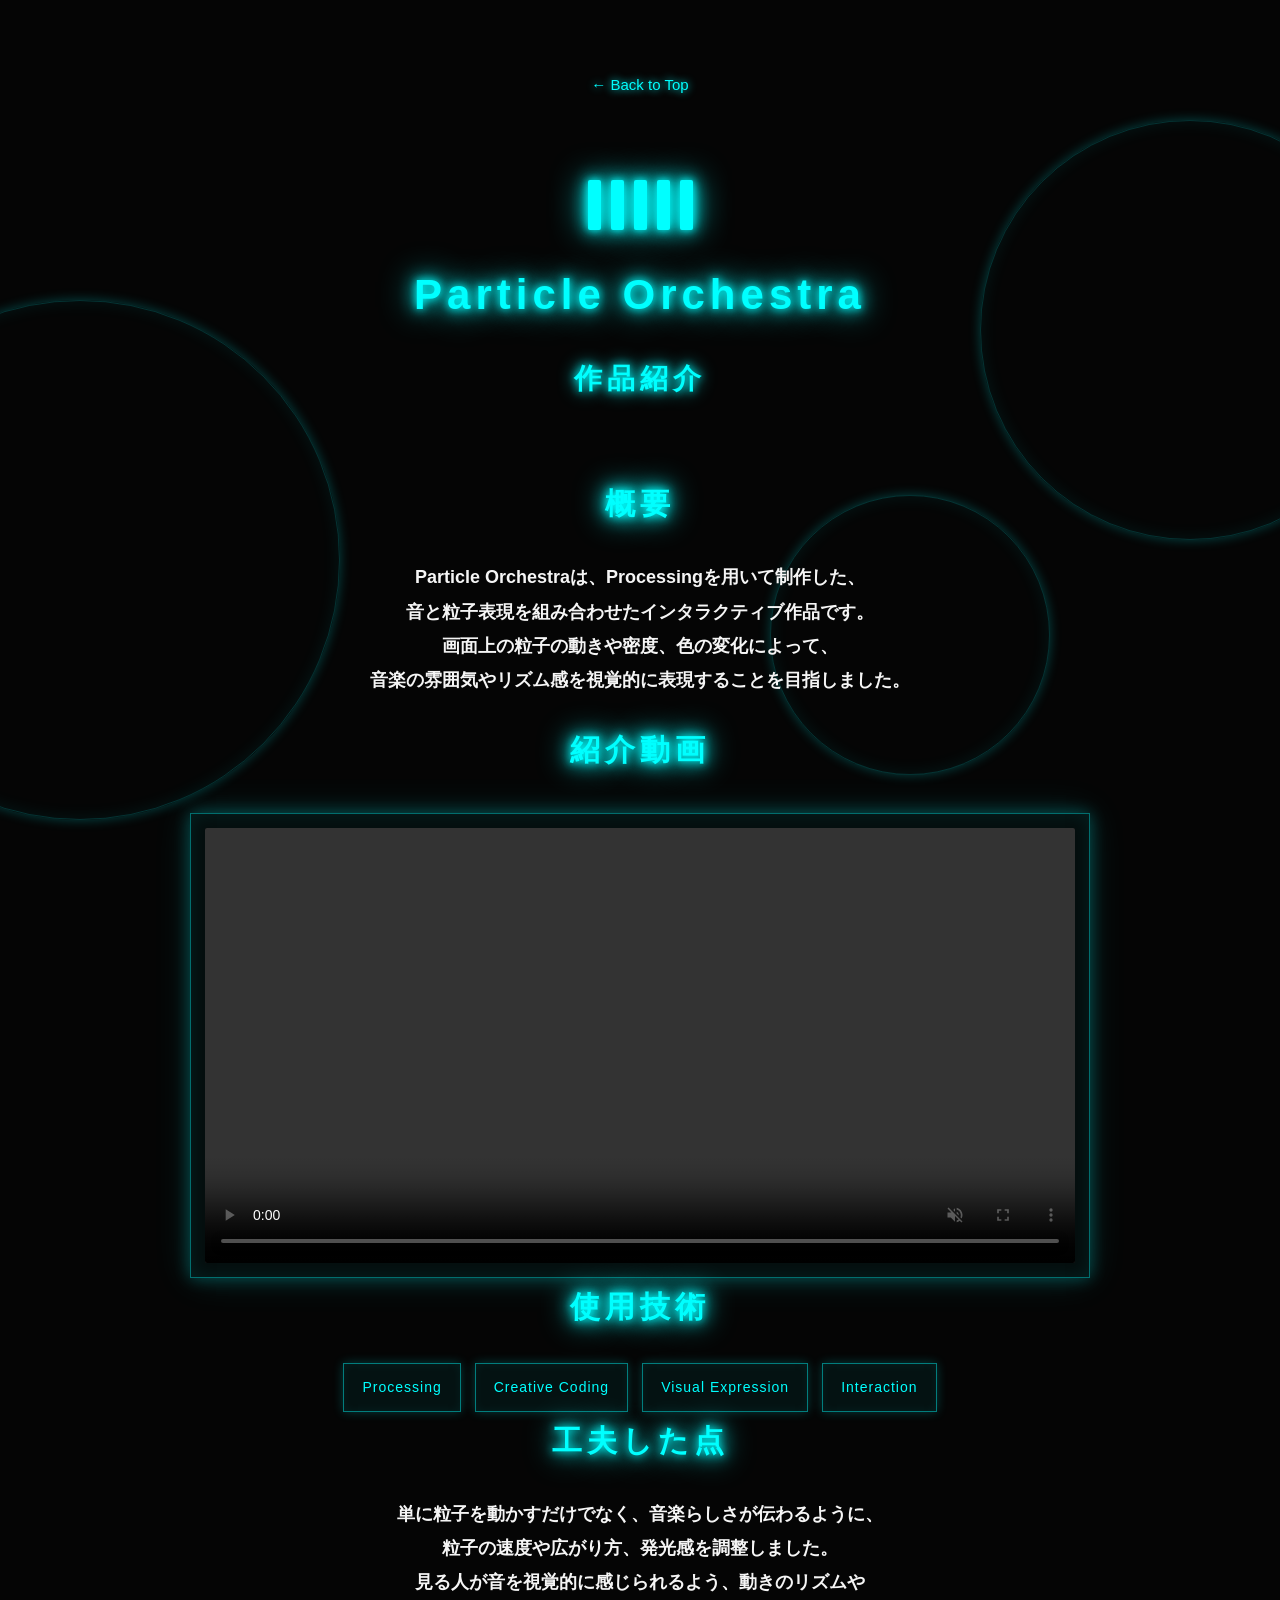
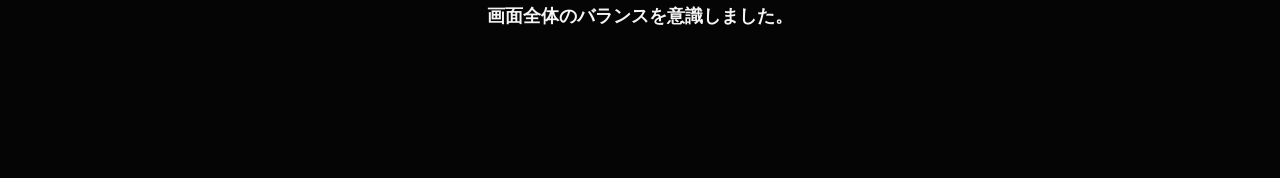
<file: particle-orchestra.html>
<!DOCTYPE html>
<html lang="ja">
<head>
  <meta charset="UTF-8">
  <meta name="viewport" content="width=device-width, initial-scale=1.0">
  <title>Particle Orchestra | Portfolio</title>
  <link rel="stylesheet" href="style.css">
</head>
<body>

  <div class="music-bg">
    <div class="circle-wave wave1"></div>
    <div class="circle-wave wave2"></div>
    <div class="circle-wave wave3"></div>
  </div>

  <main class="page detail-page">

    <a href="index.html" class="back-link">← Back to Top</a>

    <section class="top">
      <div class="equalizer">
        <span></span>
        <span></span>
        <span></span>
        <span></span>
        <span></span>
      </div>

      <h1>Particle Orchestra</h1>
      <h2>作品紹介</h2>
    </section>

    <section class="section">
      <h2 class="section-title">概要</h2>
      <div class="text-block">
        <p>
          Particle Orchestraは、Processingを用いて制作した、<br>
          音と粒子表現を組み合わせたインタラクティブ作品です。<br>
          画面上の粒子の動きや密度、色の変化によって、<br>
          音楽の雰囲気やリズム感を視覚的に表現することを目指しました。
        </p>
      </div>
    </section>

    <section class="section">
  <h2 class="section-title">紹介動画</h2>

  <div class="video-wrap">
    <video controls muted playsinline>
      <source src="videos/0107.mp4" type="video/mp4">
      お使いのブラウザは動画再生に対応していません。
    </video>
  </div>
</section>

    <section class="section">
      <h2 class="section-title">使用技術</h2>
      <div class="skill-tags">
        <span>Processing</span>
        <span>Creative Coding</span>
        <span>Visual Expression</span>
        <span>Interaction</span>
      </div>
    </section>

    <section class="section">
      <h2 class="section-title">工夫した点</h2>
      <div class="text-block">
        <p>
          単に粒子を動かすだけでなく、音楽らしさが伝わるように、<br>
          粒子の速度や広がり方、発光感を調整しました。<br>
          見る人が音を視覚的に感じられるよう、動きのリズムや<br>
          画面全体のバランスを意識しました。
        </p>
      </div>
    </section>

  </main>

</body>
</html>
</file>
<file: style.css>
* {
  margin: 0;
  padding: 0;
  box-sizing: border-box;
}

body {
  background: #050505;
  color: #f5f5f5;
  font-family: "Helvetica Neue", "Yu Gothic", "YuGothic", sans-serif;
  line-height: 1.9;
}

/* 全体幅 */
.page {
  width: min(1180px, 88%);
  margin: 0 auto;
  padding: 70px 0 120px;
}

/* 上部 */
.top {
  text-align: center;
  margin-bottom: 70px;
}

/* ネオンの棒アイコン */
.equalizer {
  display: flex;
  justify-content: center;
  align-items: flex-end;
  gap: 10px;
  height: 90px;
  margin-bottom: 25px;
}

.equalizer span {
  display: block;
  width: 13px;
  height: 50px;
  background: #00ffff;
  border-radius: 2px;
  box-shadow:
    0 0 8px #00ffff,
    0 0 18px #00ffff,
    0 0 35px #00ffff;
  animation: equalizerMove 1.2s ease-in-out infinite;
}

.equalizer span:nth-child(1) {
  animation-delay: 0s;
}

.equalizer span:nth-child(2) {
  animation-delay: 0.15s;
}

.equalizer span:nth-child(3) {
  animation-delay: 0.3s;
}

.equalizer span:nth-child(4) {
  animation-delay: 0.45s;
}

.equalizer span:nth-child(5) {
  animation-delay: 0.6s;
}

@keyframes equalizerMove {
  0%, 100% {
    height: 35px;
    opacity: 0.75;
  }

  25% {
    height: 78px;
    opacity: 1;
  }

  50% {
    height: 55px;
    opacity: 0.9;
  }

  75% {
    height: 90px;
    opacity: 1;
  }
}

/* タイトル */
.top h1 {
  font-size: 42px;
  letter-spacing: 5px;
  color: #00ffff;
  text-shadow:
    0 0 8px #00ffff,
    0 0 18px #00ffff,
    0 0 35px #00ffff;
  margin-bottom: 18px;
  animation: neonFlicker 3s ease-in-out infinite;
}

.top h2 {
  font-size: 28px;
  letter-spacing: 5px;
  color: #00ffff;
  text-shadow:
    0 0 8px #00ffff,
    0 0 18px #00ffff;
  animation: neonFlicker 3s ease-in-out infinite;
}

.profile {
  width: min(820px, 100%);
  margin: 0 auto 65px;
  font-size: 19px;
  font-weight: 600;
  text-align: center;
}

.profile p {
  margin-bottom: 16px;
}

.section-title {
  text-align: center;
  font-size: 30px;
  letter-spacing: 5px;
  color: #00ffff;
  text-shadow:
    0 0 8px #00ffff,
    0 0 18px #00ffff,
    0 0 32px #00ffff;
  margin-bottom: 28px;
  animation: neonFlicker 3s ease-in-out infinite;
}

.text-block {
  width: min(820px, 100%);
  margin: 0 auto;
  font-size: 18px;
  font-weight: 600;
  text-align: center;
}

.text-block p {
  margin-bottom: 24px;
}

.works {
  display: grid;
  grid-template-columns: repeat(2, 1fr);
  gap: 28px;
  margin-top: 35px;
}

/* 作品カード */
.work-card {
  display: block;
  padding: 28px;
  border: 1px solid rgba(0, 255, 255, 0.35);
  background: rgba(0, 255, 255, 0.045);
  box-shadow:
    0 0 12px rgba(0, 255, 255, 0.25),
    inset 0 0 12px rgba(0, 255, 255, 0.08);
  color: #f5f5f5;
  text-decoration: none;
  transition: 0.3s ease;
  text-align: center;
}

.work-card:hover {
  transform: translateY(-8px);
  border-color: rgba(0, 255, 255, 0.8);
  background: rgba(0, 255, 255, 0.09);
  box-shadow:
    0 0 18px rgba(0, 255, 255, 0.45),
    0 0 35px rgba(0, 255, 255, 0.18),
    inset 0 0 14px rgba(0, 255, 255, 0.12);
}

.work-card h3 {
  color: #00ffff;
  font-size: 22px;
  margin-bottom: 14px;
  text-shadow:
    0 0 8px #00ffff,
    0 0 18px rgba(0, 255, 255, 0.8);
}

.work-card p {
  font-size: 16px;
  line-height: 1.8;
  color: #f0f0f0;
  margin-bottom: 20px;
  text-align: center;
}

.more {
  display: inline-block;
  color: #00ffff;
  font-size: 14px;
  letter-spacing: 1px;
  text-shadow: 0 0 8px #00ffff;
}

/* スマホ対応 */
@media (max-width: 800px) {
  .page {
    width: 90%;
    padding-top: 50px;
  }

  .top h1 {
    font-size: 38px;
  }

  .top h2,
  .section-title {
    font-size: 26px;
  }

  .profile,
  .text-block {
    width: 100%;
    font-size: 17px;
  }

  .works {
    grid-template-columns: 1fr;
  }
}

.music-bg {
  position: fixed;
  inset: 0;
  pointer-events: none;
  overflow: hidden;
  z-index: -1;
}

/* 音波っぽい円 */
.circle-wave {
  position: absolute;
  border: 1px solid rgba(0, 255, 255, 0.18);
  border-radius: 50%;
  box-shadow:
    0 0 12px rgba(0, 255, 255, 0.25),
    inset 0 0 18px rgba(0, 255, 255, 0.08);
  animation: wavePulse 5s ease-in-out infinite;
}

.wave1 {
  width: 420px;
  height: 420px;
  top: 120px;
  right: -120px;
}

.wave2 {
  width: 520px;
  height: 520px;
  bottom: 80px;
  left: -180px;
  animation-delay: 1.5s;
}

.wave3 {
  width: 280px;
  height: 280px;
  top: 55%;
  right: 18%;
  animation-delay: 3s;
}

@keyframes wavePulse {
  0%, 100% {
    transform: scale(0.95);
    opacity: 0.25;
  }

  50% {
    transform: scale(1.08);
    opacity: 0.55;
  }
}

@keyframes neonFlicker {
  0%, 100% {
    opacity: 1;
    text-shadow:
      0 0 8px #00ffff,
      0 0 18px #00ffff,
      0 0 32px #00ffff;
  }

  50% {
    opacity: 0.86;
    text-shadow:
      0 0 5px #00ffff,
      0 0 12px #00ffff,
      0 0 24px #00ffff;
  }
}

.video-wrap {
  width: min(900px, 100%);
  margin: 35px auto 0;
  padding: 14px;
  border: 1px solid rgba(0, 255, 255, 0.4);
  background: rgba(0, 255, 255, 0.04);
  box-shadow:
    0 0 16px rgba(0, 255, 255, 0.28),
    0 0 36px rgba(0, 255, 255, 0.12),
    inset 0 0 18px rgba(0, 255, 255, 0.08);
}

.video-wrap video {
  width: 100%;
  display: block;
  border-radius: 2px;
  background: #000;
}

.detail-page {
  max-width: 1000px;
}

.back-link {
  display: inline-block;
  color: #00ffff;
  text-decoration: none;
  font-size: 15px;
  margin-bottom: 40px;
  text-shadow: 0 0 8px #00ffff;
  transition: 0.3s;
}

.back-link:hover {
  transform: translateX(-6px);
  text-shadow:
    0 0 8px #00ffff,
    0 0 18px #00ffff;
}

.skill-tags {
  display: flex;
  flex-wrap: wrap;
  gap: 14px;
  justify-content: center;
  margin-top: 28px;
}

.skill-tags span {
  padding: 10px 18px;
  border: 1px solid rgba(0, 255, 255, 0.45);
  color: #00ffff;
  background: rgba(0, 255, 255, 0.055);
  box-shadow:
    0 0 10px rgba(0, 255, 255, 0.22),
    inset 0 0 10px rgba(0, 255, 255, 0.06);
  font-size: 14px;
  letter-spacing: 1px;
}

.video-grid {
  display: grid;
  grid-template-columns: repeat(2, 1fr);
  gap: 30px;
  margin-top: 35px;
  align-items: start;
}

.video-item h3 {
  color: #00ffff;
  font-size: 20px;
  text-align: center;
  margin-bottom: 14px;
  text-shadow:
    0 0 8px #00ffff,
    0 0 18px rgba(0, 255, 255, 0.75);
}

.video-wrap.small-video {
  width: min(430px, 100%);
  margin: 0 auto;
  padding: 9px;
}

.video-wrap.small-video video {
  width: 100%;
  display: block;
  background: #000;
}

@media (max-width: 800px) {
  .video-grid {
    grid-template-columns: 1fr;
  }

  .video-wrap.small-video {
    width: min(520px, 100%);
  }
}

.detail-page {
  max-width: 1000px;
  text-align: center;
}

.back-link {
  text-align: left;
}

/* ========================================
   FocusTune
======================================== */

.focustune-page .section {
  margin-bottom: 100px;
}


/* 開発中バッジ */

.development-badge {
  display: inline-block;
  margin-top: 28px;
  padding: 8px 18px;

  border: 1px solid rgba(0, 255, 255, 0.5);

  color: #00ffff;
  background: rgba(0, 255, 255, 0.06);

  font-size: 12px;
  letter-spacing: 3px;

  box-shadow:
    0 0 12px rgba(0, 255, 255, 0.2),
    inset 0 0 10px rgba(0, 255, 255, 0.05);
}


/* ========================================
   FocusTune スクリーンショット
======================================== */

.focustune-screens {
  display: grid;
  grid-template-columns: 0.75fr 1.6fr;
  gap: 28px;
  align-items: start;

  margin-top: 45px;
}


.screen-card {
  position: relative;

  padding: 14px;

  border: 1px solid rgba(0, 255, 255, 0.35);
  background: rgba(0, 255, 255, 0.035);

  box-shadow:
    0 0 18px rgba(0, 255, 255, 0.18),
    inset 0 0 15px rgba(0, 255, 255, 0.05);

  transition: 0.3s ease;
}


.screen-card:hover {
  transform: translateY(-5px);

  border-color: rgba(0, 255, 255, 0.7);

  box-shadow:
    0 0 20px rgba(0, 255, 255, 0.35),
    0 0 45px rgba(0, 255, 255, 0.1);
}


.screen-label {
  text-align: left;

  color: #00ffff;

  font-size: 11px;
  letter-spacing: 2px;

  margin: 4px 4px 12px;

  text-shadow: 0 0 8px #00ffff;
}


.screen-image {
  overflow: hidden;

  border: 1px solid rgba(0, 255, 255, 0.25);

  background: #fff;
}


.screen-image img {
  display: block;

  width: 100%;
  height: auto;
}


.screen-card h3 {
  margin: 20px 5px 5px;

  color: #00ffff;

  font-size: 19px;
  letter-spacing: 1px;

  text-shadow: 0 0 8px rgba(0, 255, 255, 0.7);
}


.screen-card p {
  padding: 0 12px 10px;

  color: #d8d8d8;

  font-size: 14px;
  line-height: 1.8;
}


/* ========================================
   コンセプト
======================================== */

.concept-box {
  width: min(850px, 100%);

  margin: 40px auto 0;
  padding: 55px 40px;

  border-top: 1px solid rgba(0, 255, 255, 0.45);
  border-bottom: 1px solid rgba(0, 255, 255, 0.45);

  background:
    linear-gradient(
      90deg,
      transparent,
      rgba(0, 255, 255, 0.04),
      transparent
    );

  box-shadow:
    0 0 25px rgba(0, 255, 255, 0.08);
}


.concept-en {
  color: #00ffff;

  font-size: 13px;
  letter-spacing: 5px;

  margin-bottom: 20px;
}


.concept-main {
  color: #ffffff;

  font-size: clamp(32px, 5vw, 55px);
  font-weight: 700;

  line-height: 1.4;

  margin-bottom: 25px;
}


.concept-description {
  max-width: 650px;

  margin: 0 auto;

  color: #d5d5d5;

  font-size: 16px;
  line-height: 2;
}


/* ========================================
   機能一覧
======================================== */

.feature-grid {
  display: grid;

  grid-template-columns: repeat(4, 1fr);

  gap: 16px;

  margin-top: 40px;
}


.feature-card {
  position: relative;

  min-height: 170px;

  padding: 28px 18px 22px;

  border: 1px solid rgba(0, 255, 255, 0.25);

  background: rgba(0, 255, 255, 0.025);

  transition: 0.3s ease;
}


.feature-card:hover {
  transform: translateY(-6px);

  border-color: rgba(0, 255, 255, 0.7);

  background: rgba(0, 255, 255, 0.07);

  box-shadow:
    0 0 18px rgba(0, 255, 255, 0.22);
}


.feature-number {
  position: absolute;

  top: 12px;
  right: 14px;

  color: rgba(0, 255, 255, 0.3);

  font-size: 12px;
  letter-spacing: 2px;
}


.feature-card h3 {
  margin-top: 25px;
  margin-bottom: 12px;

  color: #00ffff;

  font-size: 14px;
  letter-spacing: 2px;
}


.feature-card p {
  color: #eeeeee;

  font-size: 14px;
  line-height: 1.7;
}


/* ========================================
   実装状況
======================================== */

.development-status {
  width: min(800px, 100%);

  margin: 45px auto 0;

  text-align: left;
}


.status-item {
  margin-bottom: 32px;
}


.status-heading {
  display: flex;

  justify-content: space-between;

  gap: 20px;

  margin-bottom: 10px;

  color: #eeeeee;

  font-size: 14px;
}


.status-heading span:last-child {
  color: #00ffff;

  font-size: 11px;
  letter-spacing: 1px;
}


.status-bar {
  width: 100%;
  height: 5px;

  overflow: hidden;

  background: rgba(255, 255, 255, 0.1);
}


.status-progress {
  height: 100%;

  background: #00ffff;

  box-shadow:
    0 0 8px #00ffff,
    0 0 15px rgba(0, 255, 255, 0.7);
}


.status-progress.full {
  width: 100%;
}


.status-progress.progress-60 {
  width: 60%;
}


.status-progress.progress-25 {
  width: 25%;
}


.bottom-back {
  margin-top: 30px;
}


/* ========================================
   FocusTune スマホ対応
======================================== */

@media (max-width: 900px) {

  .focustune-screens {
    grid-template-columns: 1fr;
  }

  .screen-card {
    max-width: 700px;
    margin: 0 auto;
  }

  .feature-grid {
    grid-template-columns: repeat(2, 1fr);
  }

}


@media (max-width: 550px) {

  .feature-grid {
    grid-template-columns: 1fr;
  }

  .concept-box {
    padding: 40px 20px;
  }

  .status-heading {
    flex-direction: column;
    gap: 4px;
  }

}
/* NEON CITY：既存ページに影響しない追加スタイル */
.neon-city-page .section { margin-bottom: 85px; }
.neon-city-page .top h1 { font-size: clamp(30px, 7vw, 42px); }
.neon-city-page .top h2 { font-size: clamp(18px, 4vw, 28px); letter-spacing: 2px; }
.neon-city-page .neon-features { grid-template-columns: repeat(3, minmax(0, 1fr)); }
.neon-note { max-width: 800px; margin: 0 auto; color: #ccc; font-size: 14px; }
.neon-city-page .neon-state { margin-top: 18px; color: #99eeee; font-size: 13px; letter-spacing: 0; }
.neon-tech { max-width: 800px; margin: 30px auto 0; text-align: left; }
.neon-tech > div { padding: 18px 0; border-bottom: 1px solid rgba(0,255,255,.22); }
.neon-tech dt { color: #00ffff; font-weight: 700; }
.neon-tech dd { color: #ddd; }
.neon-plan h3 { margin-bottom: 20px; font-size: 24px; color: #fff; }
.neon-media-placeholder { padding: 48px 24px; border: 1px dashed rgba(0,255,255,.45); background: rgba(0,255,255,.025); }
.neon-media-placeholder .screen-label { text-align: center; }
.neon-media-placeholder h3 { color: #00ffff; font-size: 20px; margin: 16px 0; }
.neon-media-placeholder p { overflow-wrap: anywhere; }
.neon-game-image { display: block; width: 100%; height: auto; }
.neon-city-page a:focus-visible { outline: 2px solid #00ffff; outline-offset: 6px; }
@media (max-width: 800px) {
  .neon-city-page .neon-features { grid-template-columns: 1fr; }
  .neon-city-page .section { margin-bottom: 60px; }
}
@media (prefers-reduced-motion: reduce) {
  .neon-city-page *, body:has(.neon-city-page) .circle-wave { animation: none; transition: none; }
}

/* 音楽制作 */
.music-page .section { margin-bottom: 85px; }
.music-page .top h1 { font-size: clamp(28px, 7vw, 42px); }
.music-page .top h2 { font-size: clamp(18px, 4vw, 28px); letter-spacing: 2px; }
.music-track-list { margin: 35px auto; max-width: 850px; text-align: left; }
.music-track-list a { display: flex; flex-wrap: wrap; align-items: center; gap: 16px; padding: 20px 24px; border: 1px solid rgba(0,255,255,.35); color: #f5f5f5; text-decoration: none; background: rgba(0,255,255,.04); }
.music-track-list a:hover { background: rgba(0,255,255,.09); }
.music-track-number { color: #00ffff; font-size: 13px; letter-spacing: 2px; }
.music-track-type { margin-left: auto; color: #99eeee; font-size: 13px; }
.music-track { max-width: 850px; margin: 0 auto; padding: 36px; border: 1px solid rgba(0,255,255,.35); background: rgba(0,255,255,.025); box-shadow: 0 0 18px rgba(0,255,255,.15); text-align: left; scroll-margin-top: 24px; }
.music-track h3 { color: #00ffff; font-size: clamp(26px, 6vw, 36px); text-shadow: 0 0 12px rgba(0,255,255,.6); overflow-wrap: anywhere; }
.music-track-subtitle { margin-top: 12px; color: #ddd; }
.music-track-description h4 { color: #00ffff; font-size: 17px; margin: 28px 0 8px; }
.music-audio-placeholder { margin-top: 30px; padding: 22px; border: 1px dashed rgba(0,255,255,.35); color: #ccc; font-size: 14px; }
.music-audio { margin-top: 30px; }
.music-audio label { display: block; color: #99eeee; margin-bottom: 12px; }
.music-audio audio { display: block; width: 100%; }
.music-page a:focus-visible { outline: 2px solid #00ffff; outline-offset: 5px; }
@media (max-width: 550px) {
  .music-track { padding: 24px 20px; }
  .music-track-list a { padding: 18px; gap: 12px; }
  .music-track-type { width: 100%; margin-left: 0; }
  .music-page .section { margin-bottom: 60px; }
}
@media (prefers-reduced-motion: reduce) {
  .music-page *, body:has(.music-page) .circle-wave { animation: none; transition: none; }
}

.music-track + .music-track { margin-top: 32px; }
.music-audio a { color: #99eeee; font-size: 14px; overflow-wrap: anywhere; }
.music-audio p { margin-top: 12px; }
</file>
